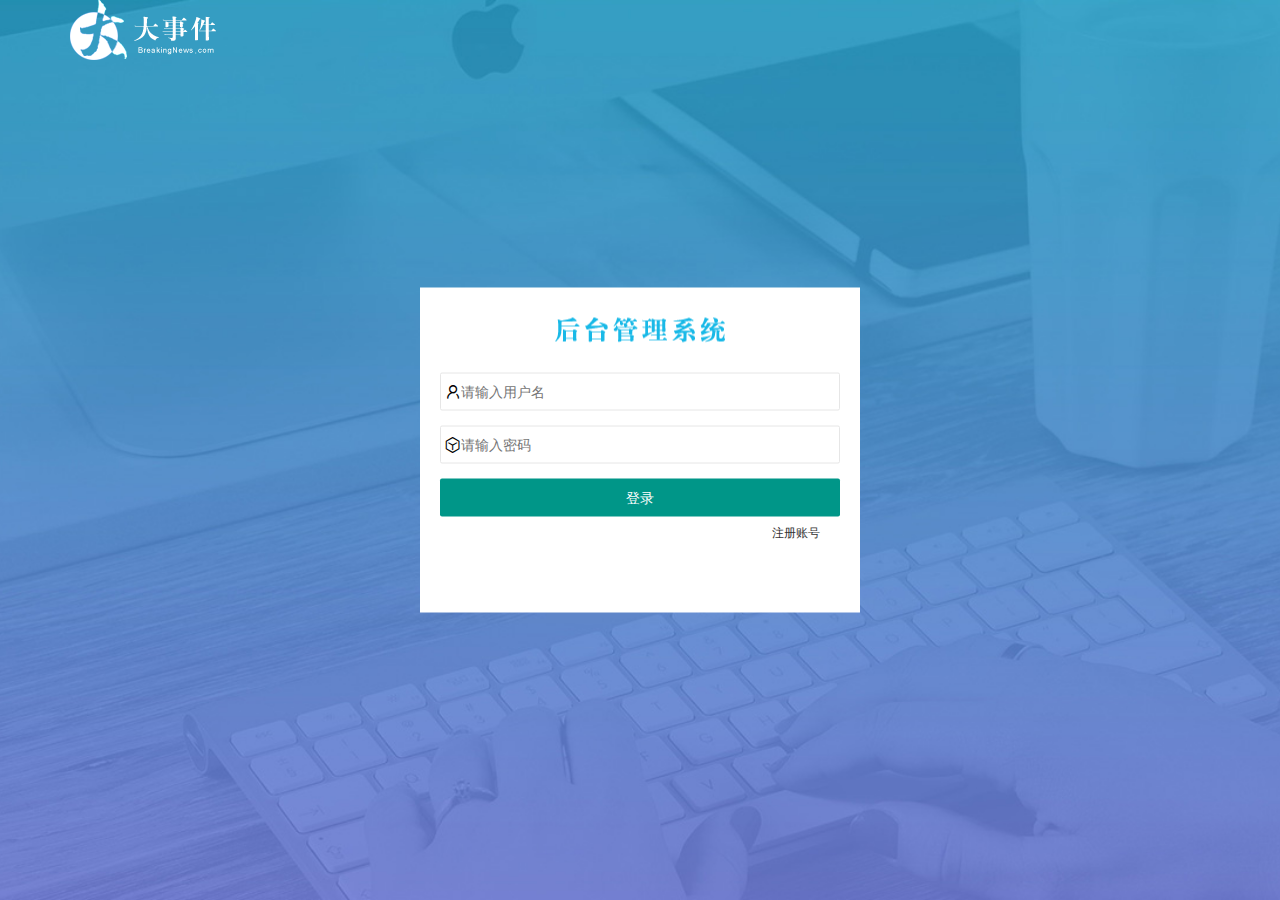
<file: login.html>
<!DOCTYPE html>
<html lang="en">
  <head>
    <meta charset="UTF-8" />
    <meta http-equiv="X-UA-Compatible" content="IE=edge" />
    <meta name="viewport" content="width=device-width, initial-scale=1.0" />
    <title>Document</title>
    <link rel="stylesheet" href="./assets/lib/layui/css/layui.css" />
    <link rel="stylesheet" href="./assets/css/login.css" /> 
  </head>
  <body>
    <!-- 头部的 Logo 区域 -->
    <div class="layui-main">
      <img src="/assets/images/logo.png" alt="" />
    </div>

   
      <!-- 登录区域 -->
  <form class="layui-form" action="" id="denglu">
    <div class="loginAndRegBox">
      <div class="title-box"></div>
      <!-- 登录的用户名 -->
      <div class="itlayui-form-em ">
        <i class="layui-icon layui-icon-username"></i>    
            <input type="text" name="username" required  lay-verify="required" placeholder="请输入用户名" autocomplete="off" class="layui-input">
        </div>
         <!-- 登录的密码-->
        <div class="layui-form-item">
          <i class="layui-icon  layui-icon-component"></i>   
            <input type="password" name="password" required  lay-verify="required|pwd" placeholder="请输入密码" autocomplete="off" class="layui-input ">
        </div>
       <!-- 登录的按钮-->
      <div class="login-bot">
        <button class="layui-btn layui-btn-fluid " lay-submit lay-filter="formDemo" id="denglu-btu">登录</button>
         <!-- 注册的链接-->
      <div id="zhuce-a"><a href="javascript:;" class="lianjie" >注册账号</a></div>
      </div>
    </div>
  </form>
  <!--注册-->
  <form class="layui-form" action="" id="zhuce">
    <div class="loginAndRegBox">
      <div class="title-box"></div>
      <!-- 注册的用户名 -->
      <div class="itlayui-form-em ">
        <i class="layui-icon layui-icon-username"></i>    
            <input type="text" name="username" required  lay-verify="required" placeholder="请输入用户名" autocomplete="off" class="layui-input">
        </div>
        <!--注册的密码-->
        <div class="layui-form-item">
          <i class="layui-icon  layui-icon-component"></i>   
            <input type="password" name="password" required  lay-verify="required|pwd" placeholder="请输入密码" autocomplete="off" class="layui-input ">
        </div>
         <!--注册的再次密码-->
        <div class="layui-form-item repassword">
          <i class="layui-icon  layui-icon-component"></i>   
          <input type="password" name="repassword" required  lay-verify="required|pwd|repwd" placeholder="请再次输入密码" autocomplete="off" class="layui-input ">
      </div>
      <!-- 注册的按钮 -->
      <div class="login-bot">
        <button class="layui-btn layui-btn-fluid " lay-submit lay-filter="formDemo" id="zhuce-btu">立即注册</button>
        <!-- 登录的链接-->
      <div id="denglu-a"><a href="javascript:;" class="lianjie" >立即登录</a></div>
      </div>
    </div>
  </form>
    
  
  </body>
  <script src="./assets/lib/jquery.js"></script>
  <script src="./assets/lib/layui/layui.all.js"></script>
  <script src="./assets/js/baseAPI.js"></script>
  <script src="./assets/js/login.js"></script>
</html>
</file>
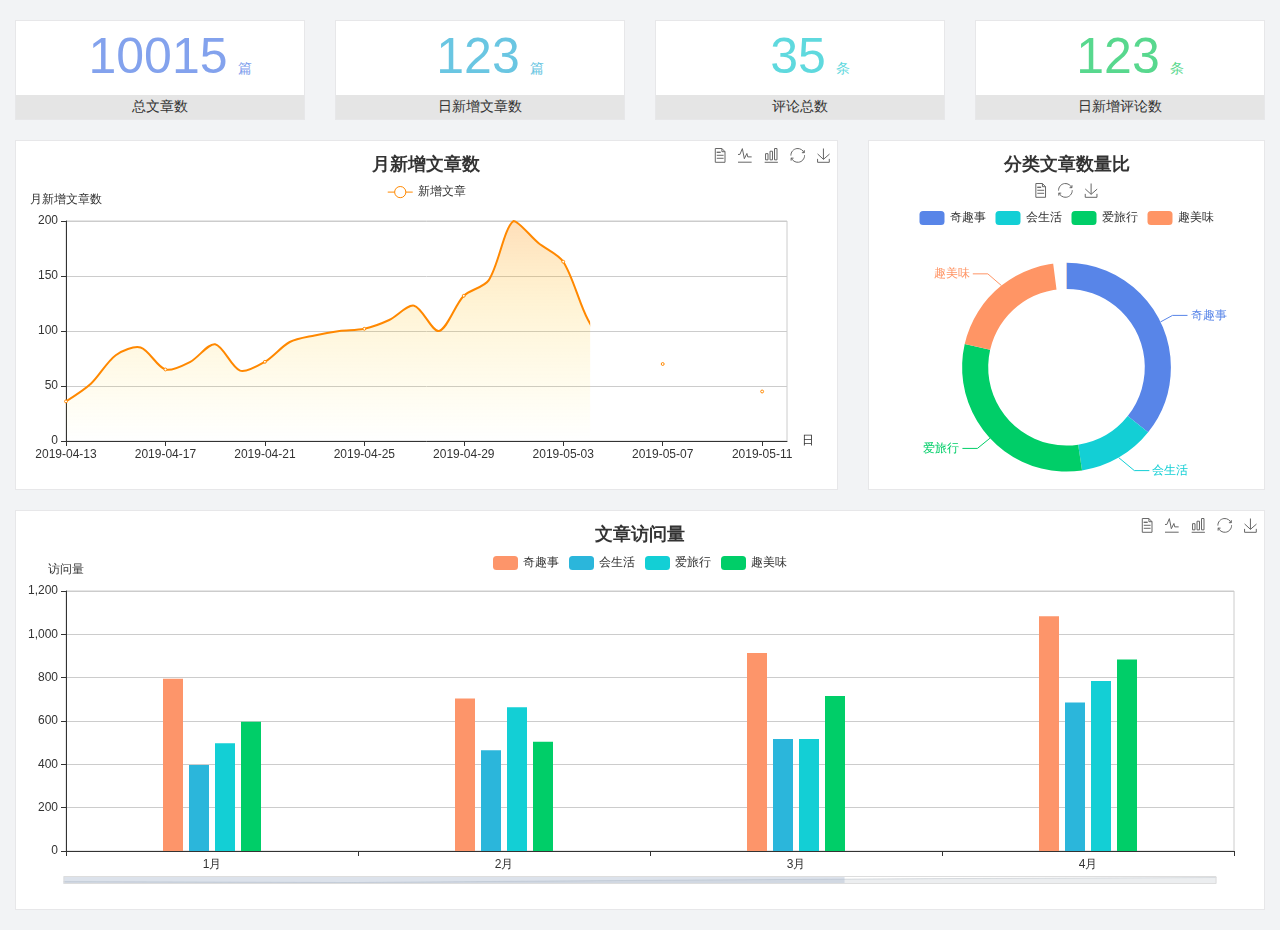
<file: home/dashboard.html>
<!DOCTYPE html>
<html lang="en">

<head>
  <meta charset="UTF-8">
  <meta name="viewport" content="width=device-width, initial-scale=1.0">
  <meta http-equiv="X-UA-Compatible" content="ie=edge">
  <title>图表统计</title>
  <link rel="stylesheet" href="../../assets/lib/bootstrap.css" />
  <link rel="stylesheet" href="../../assets/lib/main.css" />
  <script src="../../assets/lib/jquery.js"></script>
  <script type="text/javascript" src="../../assets/lib/echarts.min.js"></script>
</head>

<body>
  <div class="container-fluid">
    <div class="row spannel_list">
      <div class="col-sm-3 col-xs-6">
        <div class="spannel">
          <em>10015</em><span>篇</span>
          <b>总文章数</b>
        </div>
      </div>
      <div class="col-sm-3 col-xs-6">
        <div class="spannel scolor01">
          <em>123</em><span>篇</span>
          <b>日新增文章数</b>
        </div>
      </div>
      <div class="col-sm-3 col-xs-6">
        <div class="spannel scolor02">
          <em>35</em><span>条</span>
          <b>评论总数</b>
        </div>
      </div>
      <div class="col-sm-3 col-xs-6">
        <div class="spannel scolor03">
          <em>123</em><span>条</span>
          <b>日新增评论数</b>
        </div>
      </div>
    </div>
  </div>

  <div class="container-fluid">
    <div class="row curve-pie">
      <div class="col-lg-8 col-md-8">
        <div class="gragh_pannel" id="curve_show"></div>
      </div>
      <div class="col-lg-4 col-md-4">
        <div class="gragh_pannel" id="pie_show"></div>
      </div>
    </div>
  </div>

  <div class="container-fluid">
    <div class="column_pannel" id="column_show"></div>
  </div>

  <script>
    var oChart = echarts.init(document.getElementById('curve_show'));
    var aList_all = [
      { 'count': 36, 'date': '2019-04-13' },
      { 'count': 52, 'date': '2019-04-14' },
      { 'count': 78, 'date': '2019-04-15' },
      { 'count': 85, 'date': '2019-04-16' },
      { 'count': 65, 'date': '2019-04-17' },
      { 'count': 72, 'date': '2019-04-18' },
      { 'count': 88, 'date': '2019-04-19' },
      { 'count': 64, 'date': '2019-04-20' },
      { 'count': 72, 'date': '2019-04-21' },
      { 'count': 90, 'date': '2019-04-22' },
      { 'count': 96, 'date': '2019-04-23' },
      { 'count': 100, 'date': '2019-04-24' },
      { 'count': 102, 'date': '2019-04-25' },
      { 'count': 110, 'date': '2019-04-26' },
      { 'count': 123, 'date': '2019-04-27' },
      { 'count': 100, 'date': '2019-04-28' },
      { 'count': 132, 'date': '2019-04-29' },
      { 'count': 146, 'date': '2019-04-30' },
      { 'count': 200, 'date': '2019-05-01' },
      { 'count': 180, 'date': '2019-05-02' },
      { 'count': 163, 'date': '2019-05-03' },
      { 'count': 110, 'date': '2019-05-04' },
      { 'count': 80, 'date': '2019-05-05' },
      { 'count': 82, 'date': '2019-05-06' },
      { 'count': 70, 'date': '2019-05-07' },
      { 'count': 65, 'date': '2019-05-08' },
      { 'count': 54, 'date': '2019-05-09' },
      { 'count': 40, 'date': '2019-05-10' },
      { 'count': 45, 'date': '2019-05-11' },
      { 'count': 38, 'date': '2019-05-12' },
    ];

    let aCount = [];
    let aDate = [];

    for (var i = 0; i < aList_all.length; i++) {
      aCount.push(aList_all[i].count);
      aDate.push(aList_all[i].date);
    }

    var chartopt = {
      title: {
        text: '月新增文章数',
        left: 'center',
        top: '10'
      },
      tooltip: {
        trigger: 'axis'
      },
      legend: {
        data: ['新增文章'],
        top: '40'
      },
      toolbox: {
        show: true,
        feature: {
          mark: { show: true },
          dataView: { show: true, readOnly: false },
          magicType: { show: true, type: ['line', 'bar'] },
          restore: { show: true },
          saveAsImage: { show: true }
        }
      },
      calculable: true,
      xAxis: [
        {
          name: '日',
          type: 'category',
          boundaryGap: false,
          data: aDate
        }
      ],
      yAxis: [
        {
          name: '月新增文章数',
          type: 'value'
        }
      ],
      series: [
        {
          name: '新增文章',
          type: 'line',
          smooth: true,
          itemStyle: { normal: { areaStyle: { type: 'default' }, color: '#f80' }, lineStyle: { color: '#f80' } },
          data: aCount
        }],
      areaStyle: {
        normal: {
          color: new echarts.graphic.LinearGradient(0, 0, 0, 1, [{
            offset: 0,
            color: 'rgba(255,136,0,0.39)'
          }, {
            offset: .34,
            color: 'rgba(255,180,0,0.25)'
          }, {
            offset: 1,
            color: 'rgba(255,222,0,0.00)'
          }])

        }
      },
      grid: {
        show: true,
        x: 50,
        x2: 50,
        y: 80,
        height: 220
      }
    };

    oChart.setOption(chartopt);


    var oPie = echarts.init(document.getElementById('pie_show'));
    var oPieopt =
    {
      title: {
        top: 10,
        text: '分类文章数量比',
        x: 'center'
      },
      tooltip: {
        trigger: 'item',
        formatter: "{a} <br/>{b} : {c} ({d}%)"
      },
      color: ['#5885e8', '#13cfd5', '#00ce68', '#ff9565'],
      legend: {
        x: 'center',
        top: 65,
        data: ['奇趣事', '会生活', '爱旅行', '趣美味']
      },
      toolbox: {
        show: true,
        x: 'center',
        top: 35,
        feature: {
          mark: { show: true },
          dataView: { show: true, readOnly: false },
          magicType: {
            show: true,
            type: ['pie', 'funnel'],
            option: {
              funnel: {
                x: '25%',
                width: '50%',
                funnelAlign: 'left',
                max: 1548
              }
            }
          },
          restore: { show: true },
          saveAsImage: { show: true }
        }
      },
      calculable: true,
      series: [
        {
          name: '访问来源',
          type: 'pie',
          radius: ['45%', '60%'],
          center: ['50%', '65%'],
          data: [
            { value: 300, name: '奇趣事' },
            { value: 100, name: '会生活' },
            { value: 260, name: '爱旅行' },
            { value: 180, name: '趣美味' }
          ]
        }
      ]
    };
    oPie.setOption(oPieopt);



    var oColumn = this.echarts.init(document.getElementById('column_show'));
    var oColumnopt =
    {
      title: {
        text: '文章访问量',
        left: 'center',
        top: '10'
      },
      tooltip: {
        trigger: 'axis'
      },
      legend: {
        data: ['奇趣事', '会生活', '爱旅行', '趣美味'],
        top: '40'
      },
      toolbox: {
        show: true,
        feature: {
          mark: { show: true },
          dataView: { show: true, readOnly: false },
          magicType: { show: true, type: ['line', 'bar'] },
          restore: { show: true },
          saveAsImage: { show: true }
        }
      },
      calculable: true,
      xAxis: [
        {
          type: 'category',
          data: ['1月', '2月', '3月', '4月', '5月']
        }
      ],
      yAxis: [
        {
          name: '访问量',
          type: 'value'
        }
      ],
      series: [
        {
          name: '奇趣事',
          type: 'bar',
          barWidth: 20,
          itemStyle: {
            normal: { areaStyle: { type: 'default' }, color: '#fd956a' }
          },
          data: [800, 708, 920, 1090, 1200]
        },
        {
          name: '会生活',
          type: 'bar',
          barWidth: 20,
          itemStyle: {
            normal: { areaStyle: { type: 'default' }, color: '#2bb6db' }
          },
          data: [400, 468, 520, 690, 800]
        },
        {
          name: '爱旅行',
          type: 'bar',
          barWidth: 20,
          itemStyle: {
            normal: { areaStyle: { type: 'default' }, color: '#13cfd5' }
          },
          data: [500, 668, 520, 790, 900]
        },
        {
          name: '趣美味',
          type: 'bar',
          barWidth: 20,
          itemStyle: {
            normal: { areaStyle: { type: 'default' }, color: '#00ce68' }
          },
          data: [600, 508, 720, 890, 1000]
        }
      ],
      grid: {
        show: true,
        x: 50,
        x2: 30,
        y: 80,
        height: 260
      },
      dataZoom: [//给x轴设置滚动条
        {
          start: 0,//默认为0
          end: 100 - 1000 / 31,//默认为100
          type: 'slider',
          show: true,
          xAxisIndex: [0],
          handleSize: 0,//滑动条的 左右2个滑动条的大小
          height: 8,//组件高度
          left: 45, //左边的距离
          right: 50,//右边的距离
          bottom: 26,//右边的距离
          handleColor: '#ddd',//h滑动图标的颜色
          handleStyle: {
            borderColor: "#cacaca",
            borderWidth: "1",
            shadowBlur: 2,
            background: "#ddd",
            shadowColor: "#ddd",
          }
        }]
    };
    oColumn.setOption(oColumnopt);
  </script>
</body>

</html>
</file>
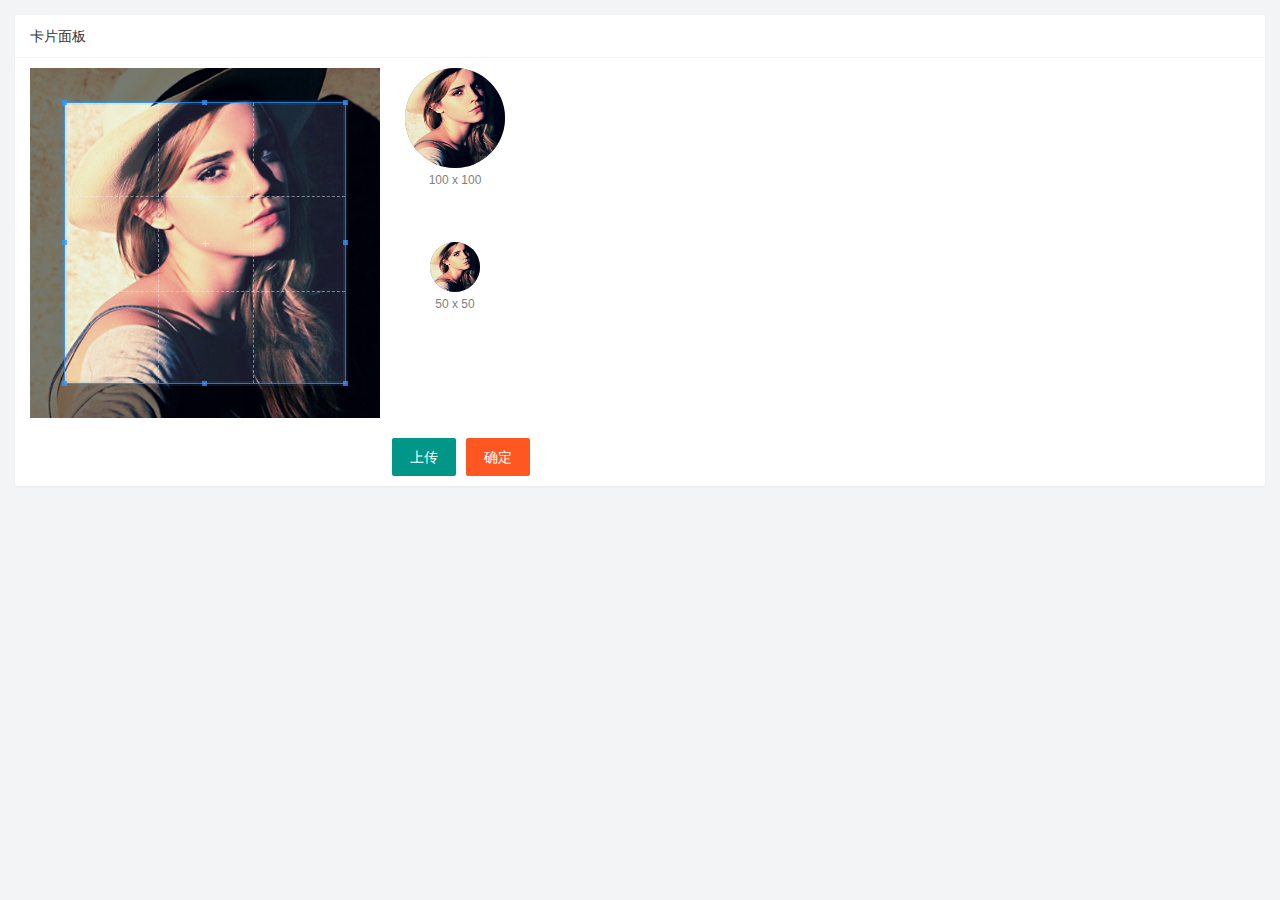
<file: user/user_avatar.html>
<!DOCTYPE html>
<html lang="en">
<head>
    <meta charset="UTF-8">
    <meta http-equiv="X-UA-Compatible" content="IE=edge">
    <meta name="viewport" content="width=device-width, initial-scale=1.0">
    <title>Document</title>
    <link rel="stylesheet" href="/assets/lib/layui/css/layui.css">
    <link rel="stylesheet" href="/assets/lib/cropper/cropper.css">
    <link rel="stylesheet" href="/assets/css/user_css/user_avatar.css">
</head>
<body>
    <div class="layui-card">
        <div class="layui-card-header">卡片面板</div>
        <div class="layui-card-body">
          <!-- 第一行的图片裁剪和预览区域 -->
  <div class="row1">
    <!-- 图片裁剪区域 -->
    <div class="cropper-box">
      <!-- 这个 img 标签很重要，将来会把它初始化为裁剪区域 -->
      <img id="image" src="/assets/images/sample.jpg" />
    </div>
    <!-- 图片的预览区域 -->
    <div class="preview-box">
      <div>
        <!-- 宽高为 100px 的预览区域 -->
        <div class="img-preview w100"></div>
        <p class="size">100 x 100</p>
      </div>
      <div>
        <!-- 宽高为 50px 的预览区域 -->
        <div class="img-preview w50"></div>
        <p class="size">50 x 50</p>
      </div>
    </div>
  </div>

  <!-- 第二行的按钮区域 -->
  <div class="row2">
      <input type="file" id="file" accept="image/png,image/jpeg">
    <button type="button" class="layui-btn" id="userChooseImage">上传</button>
    <button type="button" class="layui-btn layui-btn-danger" id="btuImgSure">确定</button>
  </div>
        </div>
      </div>
</body>
<script src="/assets/lib/layui/layui.all.js"></script>

<script src="/assets/lib/jquery.js"></script>
<script src="/assets/lib/cropper/Cropper.js"></script>
<script src="/assets/lib/cropper/jquery-cropper.js"></script>
<script src="/assets/js/baseAPI.js"></script>
<script src="/assets/js/user_js/user_avatar.js"></script>

</html>
</file>
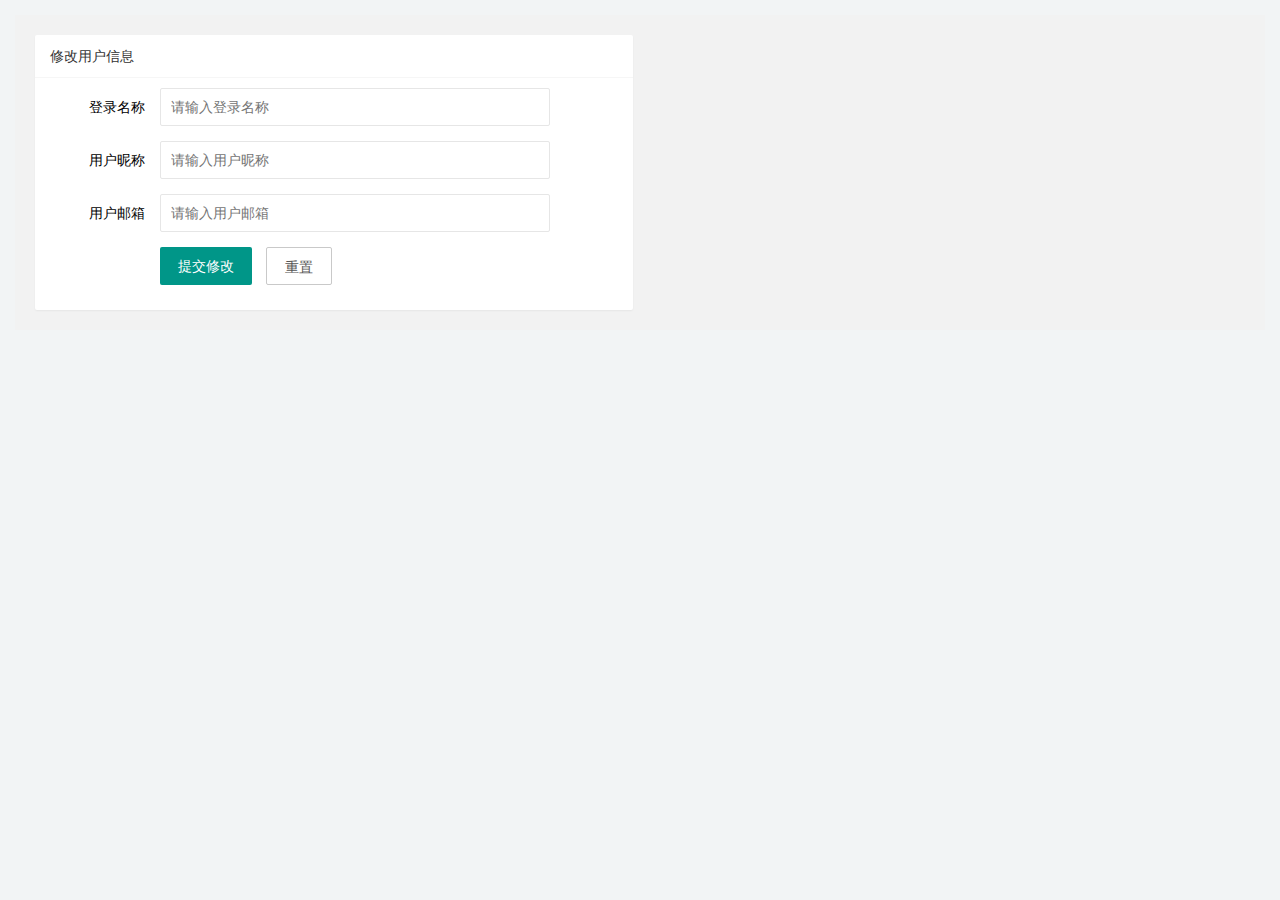
<file: user/user_info.html>
<!DOCTYPE html>
<html lang="en">
<head>
    <meta charset="UTF-8">
    <meta http-equiv="X-UA-Compatible" content="IE=edge">
    <meta name="viewport" content="width=device-width, initial-scale=1.0">
    <title>Document</title>
    <link rel="stylesheet" href="/assets/lib/layui/css/layui.css">
    <link rel="stylesheet" href="/assets/fonts/iconfont.css">
    <link rel="stylesheet" href="/assets/css/user_css/user.css">
</head>
<body>
   <div style="padding: 20px; background-color: #F2F2F2;">
        <div class="layui-row layui-col-space15">
          <div class="layui-col-md6">
            <div class="layui-card">
              <div class="layui-card-header">修改用户信息</div>
              <div class="layui-card-body">
                <!--form数据表单-->
                <form class="layui-form" lay-filter="formUserInfo">
                  <input type="hidden" name="id" value="">
                    <div class="layui-form-item">
                      <label class="layui-form-label">登录名称</label>
                      <div class="layui-input-block">
                        <input type="text" name="username" required  lay-verify="required" placeholder="请输入登录名称" autocomplete="off" class="layui-input">
                      </div>
                    </div>
                    <div class="layui-form-item">
                        <label class="layui-form-label">用户昵称</label>
                        <div class="layui-input-block">
                          <input type="text" name="nickname" required  lay-verify="required|nickname" placeholder="请输入用户昵称" autocomplete="off" class="layui-input">
                        </div>
                      </div>
                      <div class="layui-form-item">
                        <label class="layui-form-label">用户邮箱</label>
                        <div class="layui-input-block">
                          <input type="text" name="email" required  lay-verify="required|email" placeholder="请输入用户邮箱" autocomplete="off" class="layui-input">
                        </div>
                      </div>
                      <!--提交按钮-->
                      <div class="layui-form-item">
                        <div class="layui-input-block">
                          <button class="layui-btn" lay-submit lay-filter="formDemo">提交修改</button>
                          <button type="reset" class="layui-btn layui-btn-primary"
                          id="btuReset">重置</button>
                        </div>
                      </div>
                </form>
              </div>
            </div>
          </div>
    
    <script src="/assets/lib/layui/layui.all.js"></script>
    <script src="/assets/lib/jquery.js"></script>
    <script src="/assets/js/baseAPI.js"></script>
    <script src="/assets/js/user_js/user.js"></script>
</body>
</html>
</file>
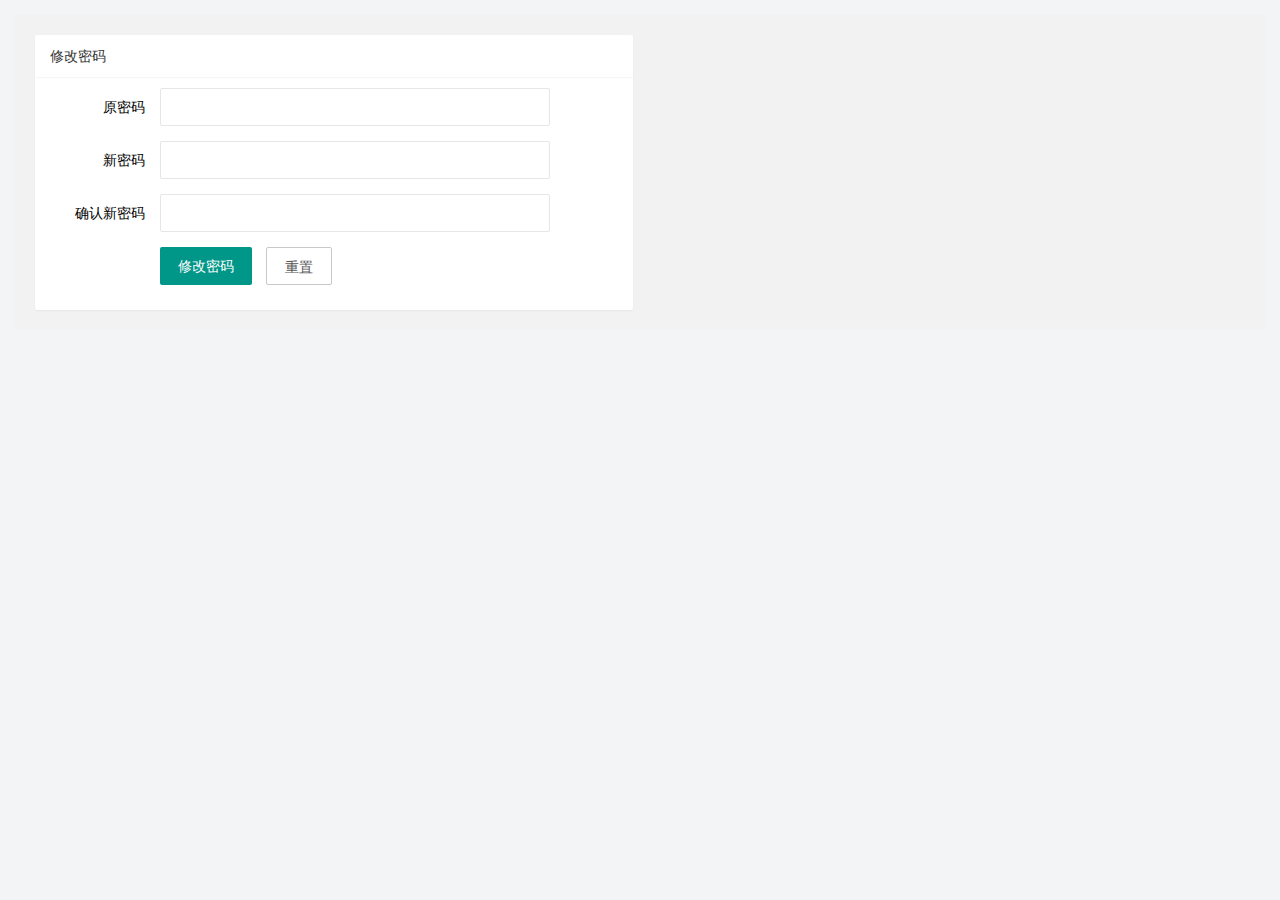
<file: user/user_password.html>
<!DOCTYPE html>
<html lang="en">
<head>
    <meta charset="UTF-8">
    <meta http-equiv="X-UA-Compatible" content="IE=edge">
    <meta name="viewport" content="width=device-width, initial-scale=1.0">
    <title>Document</title>
    <link rel="stylesheet" href="/assets/lib/layui/css/layui.css">
    <link rel="stylesheet" href="/assets/fonts/iconfont.css">
    <link rel="stylesheet" href="/assets/css/user_css/user.css">
</head>
<body>
   <div style="padding: 20px; background-color: #F2F2F2;">
        <div class="layui-row layui-col-space15">
          <div class="layui-col-md6">
            <div class="layui-card">
              <div class="layui-card-header">修改密码</div>
              <div class="layui-card-body">
                <!--form数据表单-->
                <form class="layui-form" lay-filter="formUserInfo">
                  <input type="hidden" name="id" value="">
                    <div class="layui-form-item">
                      <label class="layui-form-label">原密码</label>
                      <div class="layui-input-block">
                        <input type="password" name="oldpwd" required  lay-verify="required|pwd" placeholder="" autocomplete="off" class="layui-input">
                      </div>
                    </div>
                    <div class="layui-form-item">
                        <label class="layui-form-label">新密码</label>
                        <div class="layui-input-block">
                          <input type="password" name="newPwd" required  lay-verify="required|pwd|somePwd" placeholder="" autocomplete="off" class="layui-input">
                        </div>
                      </div>
                      <div class="layui-form-item">
                        <label class="layui-form-label">确认新密码</label>
                        <div class="layui-input-block">
                          <input type="password" name="repwd" required  lay-verify="required|pwd|rePwd" placeholder="" autocomplete="off" class="layui-input">
                        </div>
                      </div>
                      <!--提交按钮-->
                      <div class="layui-form-item">
                        <div class="layui-input-block">
                          <button class="layui-btn" lay-submit lay-filter="formDemo">修改密码</button>
                          <button type="reset" class="layui-btn layui-btn-primary"
                          id="btuReset">重置</button>
                        </div>
                      </div>
                </form>
              </div>
            </div>
          </div>
    
    <script src="/assets/lib/layui/layui.all.js"></script>
    <script src="/assets/lib/jquery.js"></script>
    <script src="/assets/js/baseAPI.js"></script>
    <script src="/assets/js/user_js/user_password.js"></script>
</body>
</html>
</file>
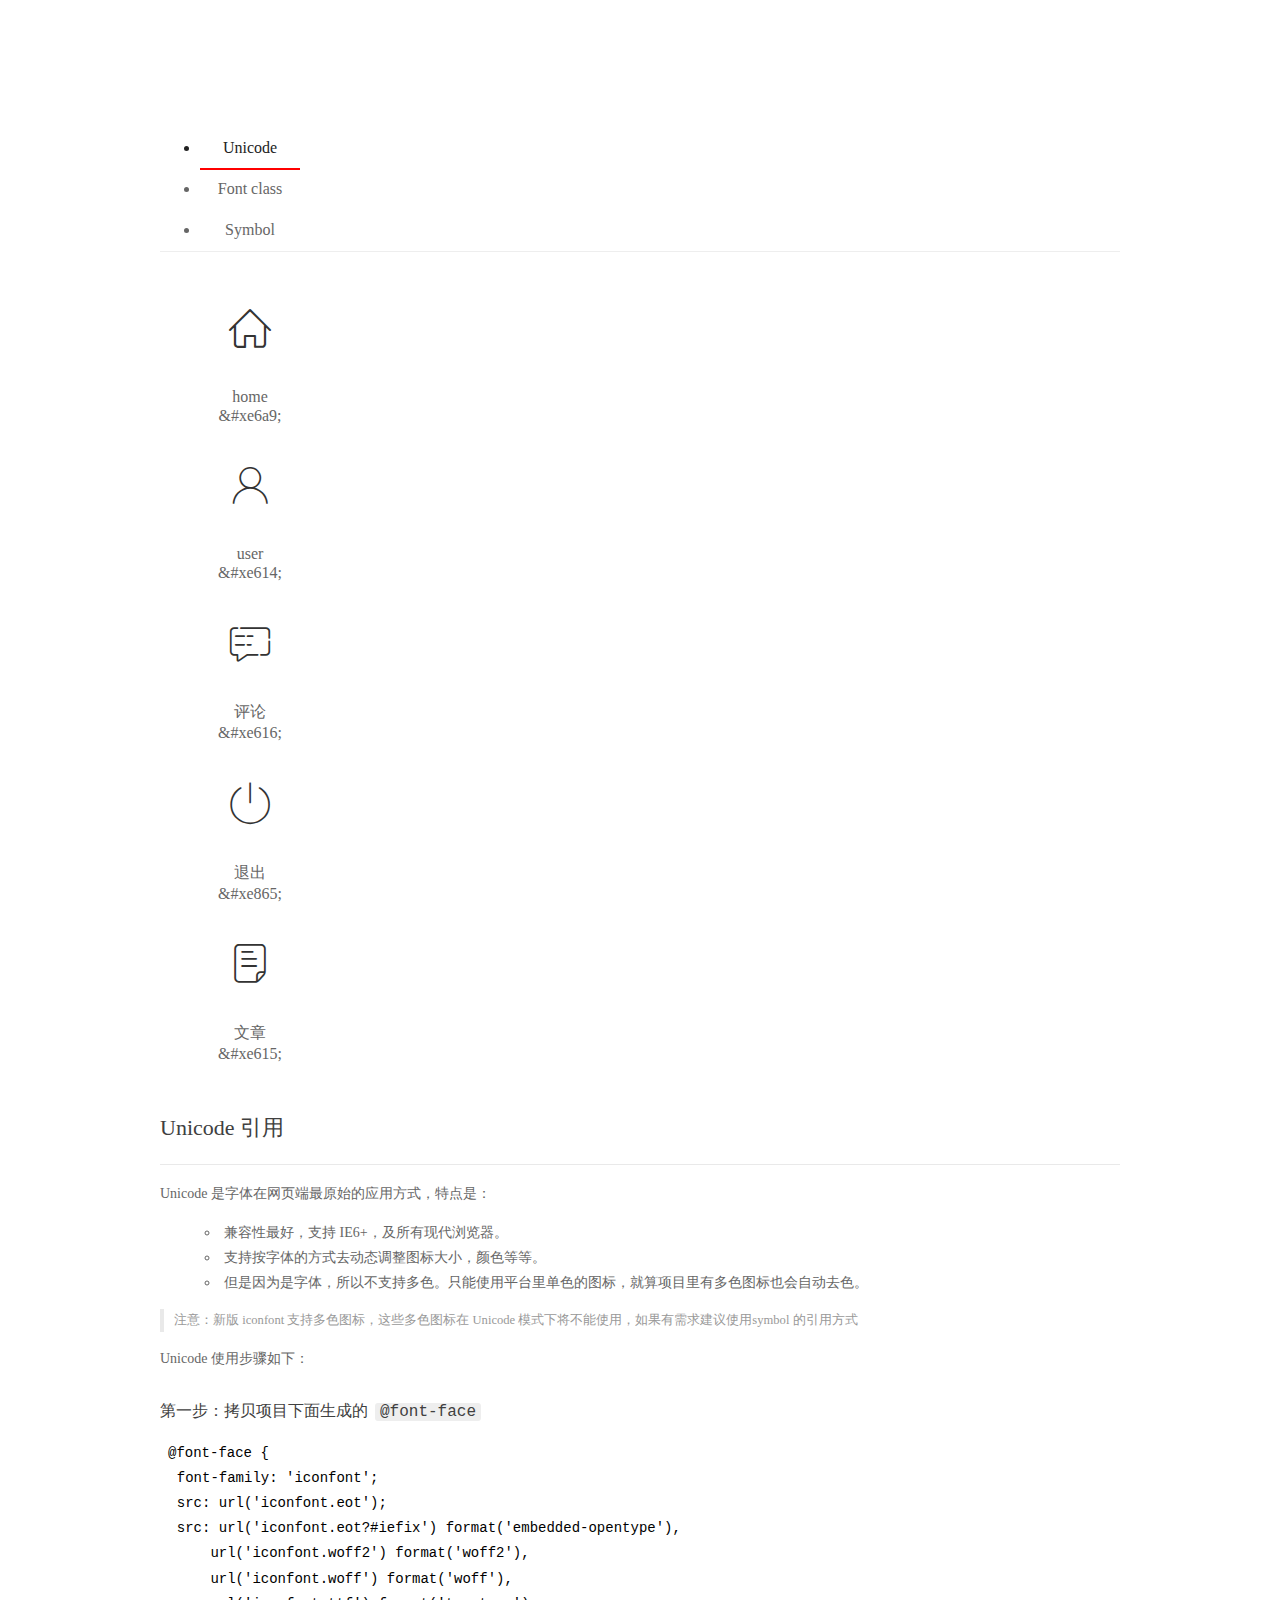
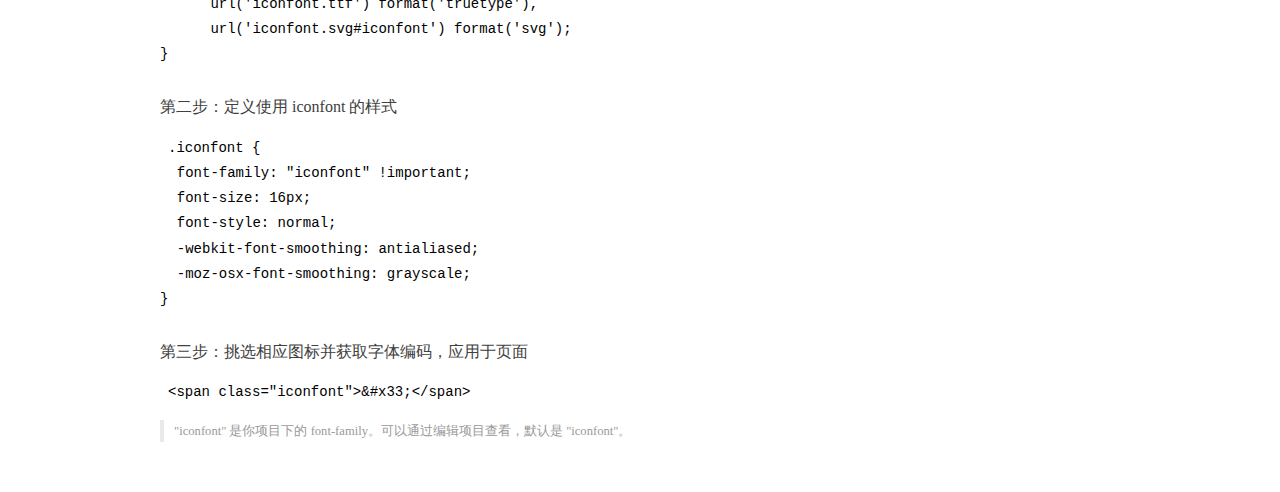
<file: assets/fonts/demo_index.html>
<!DOCTYPE html>
<html>
<head>
  <meta charset="utf-8"/>
  <title>IconFont Demo</title>
  <link rel="shortcut icon" href="https://gtms04.alicdn.com/tps/i4/TB1_oz6GVXXXXaFXpXXJDFnIXXX-64-64.ico" type="image/x-icon"/>
  <link rel="stylesheet" href="https://g.alicdn.com/thx/cube/1.3.2/cube.min.css">
  <link rel="stylesheet" href="demo.css">
  <link rel="stylesheet" href="iconfont.css">
  <script src="iconfont.js"></script>
  <!-- jQuery -->
  <script src="https://a1.alicdn.com/oss/uploads/2018/12/26/7bfddb60-08e8-11e9-9b04-53e73bb6408b.js"></script>
  <!-- 代码高亮 -->
  <script src="https://a1.alicdn.com/oss/uploads/2018/12/26/a3f714d0-08e6-11e9-8a15-ebf944d7534c.js"></script>
</head>
<body>
  <div class="main">
    <h1 class="logo"><a href="https://www.iconfont.cn/" title="iconfont 首页" target="_blank">&#xe86b;</a></h1>
    <div class="nav-tabs">
      <ul id="tabs" class="dib-box">
        <li class="dib active"><span>Unicode</span></li>
        <li class="dib"><span>Font class</span></li>
        <li class="dib"><span>Symbol</span></li>
      </ul>
      
    </div>
    <div class="tab-container">
      <div class="content unicode" style="display: block;">
          <ul class="icon_lists dib-box">
          
            <li class="dib">
              <span class="icon iconfont">&#xe6a9;</span>
                <div class="name">home</div>
                <div class="code-name">&amp;#xe6a9;</div>
              </li>
          
            <li class="dib">
              <span class="icon iconfont">&#xe614;</span>
                <div class="name">user</div>
                <div class="code-name">&amp;#xe614;</div>
              </li>
          
            <li class="dib">
              <span class="icon iconfont">&#xe616;</span>
                <div class="name">评论</div>
                <div class="code-name">&amp;#xe616;</div>
              </li>
          
            <li class="dib">
              <span class="icon iconfont">&#xe865;</span>
                <div class="name">退出</div>
                <div class="code-name">&amp;#xe865;</div>
              </li>
          
            <li class="dib">
              <span class="icon iconfont">&#xe615;</span>
                <div class="name">文章</div>
                <div class="code-name">&amp;#xe615;</div>
              </li>
          
          </ul>
          <div class="article markdown">
          <h2 id="unicode-">Unicode 引用</h2>
          <hr>

          <p>Unicode 是字体在网页端最原始的应用方式，特点是：</p>
          <ul>
            <li>兼容性最好，支持 IE6+，及所有现代浏览器。</li>
            <li>支持按字体的方式去动态调整图标大小，颜色等等。</li>
            <li>但是因为是字体，所以不支持多色。只能使用平台里单色的图标，就算项目里有多色图标也会自动去色。</li>
          </ul>
          <blockquote>
            <p>注意：新版 iconfont 支持多色图标，这些多色图标在 Unicode 模式下将不能使用，如果有需求建议使用symbol 的引用方式</p>
          </blockquote>
          <p>Unicode 使用步骤如下：</p>
          <h3 id="-font-face">第一步：拷贝项目下面生成的 <code>@font-face</code></h3>
<pre><code class="language-css"
>@font-face {
  font-family: 'iconfont';
  src: url('iconfont.eot');
  src: url('iconfont.eot?#iefix') format('embedded-opentype'),
      url('iconfont.woff2') format('woff2'),
      url('iconfont.woff') format('woff'),
      url('iconfont.ttf') format('truetype'),
      url('iconfont.svg#iconfont') format('svg');
}
</code></pre>
          <h3 id="-iconfont-">第二步：定义使用 iconfont 的样式</h3>
<pre><code class="language-css"
>.iconfont {
  font-family: "iconfont" !important;
  font-size: 16px;
  font-style: normal;
  -webkit-font-smoothing: antialiased;
  -moz-osx-font-smoothing: grayscale;
}
</code></pre>
          <h3 id="-">第三步：挑选相应图标并获取字体编码，应用于页面</h3>
<pre>
<code class="language-html"
>&lt;span class="iconfont"&gt;&amp;#x33;&lt;/span&gt;
</code></pre>
          <blockquote>
            <p>"iconfont" 是你项目下的 font-family。可以通过编辑项目查看，默认是 "iconfont"。</p>
          </blockquote>
          </div>
      </div>
      <div class="content font-class">
        <ul class="icon_lists dib-box">
          
          <li class="dib">
            <span class="icon iconfont icon-home"></span>
            <div class="name">
              home
            </div>
            <div class="code-name">.icon-home
            </div>
          </li>
          
          <li class="dib">
            <span class="icon iconfont icon-user"></span>
            <div class="name">
              user
            </div>
            <div class="code-name">.icon-user
            </div>
          </li>
          
          <li class="dib">
            <span class="icon iconfont icon-pinglun"></span>
            <div class="name">
              评论
            </div>
            <div class="code-name">.icon-pinglun
            </div>
          </li>
          
          <li class="dib">
            <span class="icon iconfont icon-tuichu"></span>
            <div class="name">
              退出
            </div>
            <div class="code-name">.icon-tuichu
            </div>
          </li>
          
          <li class="dib">
            <span class="icon iconfont icon-16"></span>
            <div class="name">
              文章
            </div>
            <div class="code-name">.icon-16
            </div>
          </li>
          
        </ul>
        <div class="article markdown">
        <h2 id="font-class-">font-class 引用</h2>
        <hr>

        <p>font-class 是 Unicode 使用方式的一种变种，主要是解决 Unicode 书写不直观，语意不明确的问题。</p>
        <p>与 Unicode 使用方式相比，具有如下特点：</p>
        <ul>
          <li>兼容性良好，支持 IE8+，及所有现代浏览器。</li>
          <li>相比于 Unicode 语意明确，书写更直观。可以很容易分辨这个 icon 是什么。</li>
          <li>因为使用 class 来定义图标，所以当要替换图标时，只需要修改 class 里面的 Unicode 引用。</li>
          <li>不过因为本质上还是使用的字体，所以多色图标还是不支持的。</li>
        </ul>
        <p>使用步骤如下：</p>
        <h3 id="-fontclass-">第一步：引入项目下面生成的 fontclass 代码：</h3>
<pre><code class="language-html">&lt;link rel="stylesheet" href="./iconfont.css"&gt;
</code></pre>
        <h3 id="-">第二步：挑选相应图标并获取类名，应用于页面：</h3>
<pre><code class="language-html">&lt;span class="iconfont icon-xxx"&gt;&lt;/span&gt;
</code></pre>
        <blockquote>
          <p>"
            iconfont" 是你项目下的 font-family。可以通过编辑项目查看，默认是 "iconfont"。</p>
        </blockquote>
      </div>
      </div>
      <div class="content symbol">
          <ul class="icon_lists dib-box">
          
            <li class="dib">
                <svg class="icon svg-icon" aria-hidden="true">
                  <use xlink:href="#icon-home"></use>
                </svg>
                <div class="name">home</div>
                <div class="code-name">#icon-home</div>
            </li>
          
            <li class="dib">
                <svg class="icon svg-icon" aria-hidden="true">
                  <use xlink:href="#icon-user"></use>
                </svg>
                <div class="name">user</div>
                <div class="code-name">#icon-user</div>
            </li>
          
            <li class="dib">
                <svg class="icon svg-icon" aria-hidden="true">
                  <use xlink:href="#icon-pinglun"></use>
                </svg>
                <div class="name">评论</div>
                <div class="code-name">#icon-pinglun</div>
            </li>
          
            <li class="dib">
                <svg class="icon svg-icon" aria-hidden="true">
                  <use xlink:href="#icon-tuichu"></use>
                </svg>
                <div class="name">退出</div>
                <div class="code-name">#icon-tuichu</div>
            </li>
          
            <li class="dib">
                <svg class="icon svg-icon" aria-hidden="true">
                  <use xlink:href="#icon-16"></use>
                </svg>
                <div class="name">文章</div>
                <div class="code-name">#icon-16</div>
            </li>
          
          </ul>
          <div class="article markdown">
          <h2 id="symbol-">Symbol 引用</h2>
          <hr>

          <p>这是一种全新的使用方式，应该说这才是未来的主流，也是平台目前推荐的用法。相关介绍可以参考这篇<a href="">文章</a>
            这种用法其实是做了一个 SVG 的集合，与另外两种相比具有如下特点：</p>
          <ul>
            <li>支持多色图标了，不再受单色限制。</li>
            <li>通过一些技巧，支持像字体那样，通过 <code>font-size</code>, <code>color</code> 来调整样式。</li>
            <li>兼容性较差，支持 IE9+，及现代浏览器。</li>
            <li>浏览器渲染 SVG 的性能一般，还不如 png。</li>
          </ul>
          <p>使用步骤如下：</p>
          <h3 id="-symbol-">第一步：引入项目下面生成的 symbol 代码：</h3>
<pre><code class="language-html">&lt;script src="./iconfont.js"&gt;&lt;/script&gt;
</code></pre>
          <h3 id="-css-">第二步：加入通用 CSS 代码（引入一次就行）：</h3>
<pre><code class="language-html">&lt;style&gt;
.icon {
  width: 1em;
  height: 1em;
  vertical-align: -0.15em;
  fill: currentColor;
  overflow: hidden;
}
&lt;/style&gt;
</code></pre>
          <h3 id="-">第三步：挑选相应图标并获取类名，应用于页面：</h3>
<pre><code class="language-html">&lt;svg class="icon" aria-hidden="true"&gt;
  &lt;use xlink:href="#icon-xxx"&gt;&lt;/use&gt;
&lt;/svg&gt;
</code></pre>
          </div>
      </div>

    </div>
  </div>
  <script>
  $(document).ready(function () {
      $('.tab-container .content:first').show()

      $('#tabs li').click(function (e) {
        var tabContent = $('.tab-container .content')
        var index = $(this).index()

        if ($(this).hasClass('active')) {
          return
        } else {
          $('#tabs li').removeClass('active')
          $(this).addClass('active')

          tabContent.hide().eq(index).fadeIn()
        }
      })
    })
  </script>
</body>
</html>
</file>
<file: assets/lib/layui/css/layui.css>
/** layui-v2.5.5 MIT License By https://www.layui.com */
 .layui-inline,img{display:inline-block;vertical-align:middle}h1,h2,h3,h4,h5,h6{font-weight:400}.layui-edge,.layui-header,.layui-inline,.layui-main{position:relative}.layui-body,.layui-edge,.layui-elip{overflow:hidden}.layui-btn,.layui-edge,.layui-inline,img{vertical-align:middle}.layui-btn,.layui-disabled,.layui-icon,.layui-unselect{-moz-user-select:none;-webkit-user-select:none;-ms-user-select:none}.layui-elip,.layui-form-checkbox span,.layui-form-pane .layui-form-label{text-overflow:ellipsis;white-space:nowrap}.layui-breadcrumb,.layui-tree-btnGroup{visibility:hidden}blockquote,body,button,dd,div,dl,dt,form,h1,h2,h3,h4,h5,h6,input,li,ol,p,pre,td,textarea,th,ul{margin:0;padding:0;-webkit-tap-highlight-color:rgba(0,0,0,0)}a:active,a:hover{outline:0}img{border:none}li{list-style:none}table{border-collapse:collapse;border-spacing:0}h4,h5,h6{font-size:100%}button,input,optgroup,option,select,textarea{font-family:inherit;font-size:inherit;font-style:inherit;font-weight:inherit;outline:0}pre{white-space:pre-wrap;white-space:-moz-pre-wrap;white-space:-pre-wrap;white-space:-o-pre-wrap;word-wrap:break-word}body{line-height:24px;font:14px Helvetica Neue,Helvetica,PingFang SC,Tahoma,Arial,sans-serif}hr{height:1px;margin:10px 0;border:0;clear:both}a{color:#333;text-decoration:none}a:hover{color:#777}a cite{font-style:normal;*cursor:pointer}.layui-border-box,.layui-border-box *{box-sizing:border-box}.layui-box,.layui-box *{box-sizing:content-box}.layui-clear{clear:both;*zoom:1}.layui-clear:after{content:'\20';clear:both;*zoom:1;display:block;height:0}.layui-inline{*display:inline;*zoom:1}.layui-edge{display:inline-block;width:0;height:0;border-width:6px;border-style:dashed;border-color:transparent}.layui-edge-top{top:-4px;border-bottom-color:#999;border-bottom-style:solid}.layui-edge-right{border-left-color:#999;border-left-style:solid}.layui-edge-bottom{top:2px;border-top-color:#999;border-top-style:solid}.layui-edge-left{border-right-color:#999;border-right-style:solid}.layui-disabled,.layui-disabled:hover{color:#d2d2d2!important;cursor:not-allowed!important}.layui-circle{border-radius:100%}.layui-show{display:block!important}.layui-hide{display:none!important}@font-face{font-family:layui-icon;src:url(../font/iconfont.eot?v=250);src:url(../font/iconfont.eot?v=250#iefix) format('embedded-opentype'),url(../font/iconfont.woff2?v=250) format('woff2'),url(../font/iconfont.woff?v=250) format('woff'),url(../font/iconfont.ttf?v=250) format('truetype'),url(../font/iconfont.svg?v=250#layui-icon) format('svg')}.layui-icon{font-family:layui-icon!important;font-size:16px;font-style:normal;-webkit-font-smoothing:antialiased;-moz-osx-font-smoothing:grayscale}.layui-icon-reply-fill:before{content:"\e611"}.layui-icon-set-fill:before{content:"\e614"}.layui-icon-menu-fill:before{content:"\e60f"}.layui-icon-search:before{content:"\e615"}.layui-icon-share:before{content:"\e641"}.layui-icon-set-sm:before{content:"\e620"}.layui-icon-engine:before{content:"\e628"}.layui-icon-close:before{content:"\1006"}.layui-icon-close-fill:before{content:"\1007"}.layui-icon-chart-screen:before{content:"\e629"}.layui-icon-star:before{content:"\e600"}.layui-icon-circle-dot:before{content:"\e617"}.layui-icon-chat:before{content:"\e606"}.layui-icon-release:before{content:"\e609"}.layui-icon-list:before{content:"\e60a"}.layui-icon-chart:before{content:"\e62c"}.layui-icon-ok-circle:before{content:"\1005"}.layui-icon-layim-theme:before{content:"\e61b"}.layui-icon-table:before{content:"\e62d"}.layui-icon-right:before{content:"\e602"}.layui-icon-left:before{content:"\e603"}.layui-icon-cart-simple:before{content:"\e698"}.layui-icon-face-cry:before{content:"\e69c"}.layui-icon-face-smile:before{content:"\e6af"}.layui-icon-survey:before{content:"\e6b2"}.layui-icon-tree:before{content:"\e62e"}.layui-icon-upload-circle:before{content:"\e62f"}.layui-icon-add-circle:before{content:"\e61f"}.layui-icon-download-circle:before{content:"\e601"}.layui-icon-templeate-1:before{content:"\e630"}.layui-icon-util:before{content:"\e631"}.layui-icon-face-surprised:before{content:"\e664"}.layui-icon-edit:before{content:"\e642"}.layui-icon-speaker:before{content:"\e645"}.layui-icon-down:before{content:"\e61a"}.layui-icon-file:before{content:"\e621"}.layui-icon-layouts:before{content:"\e632"}.layui-icon-rate-half:before{content:"\e6c9"}.layui-icon-add-circle-fine:before{content:"\e608"}.layui-icon-prev-circle:before{content:"\e633"}.layui-icon-read:before{content:"\e705"}.layui-icon-404:before{content:"\e61c"}.layui-icon-carousel:before{content:"\e634"}.layui-icon-help:before{content:"\e607"}.layui-icon-code-circle:before{content:"\e635"}.layui-icon-water:before{content:"\e636"}.layui-icon-username:before{content:"\e66f"}.layui-icon-find-fill:before{content:"\e670"}.layui-icon-about:before{content:"\e60b"}.layui-icon-location:before{content:"\e715"}.layui-icon-up:before{content:"\e619"}.layui-icon-pause:before{content:"\e651"}.layui-icon-date:before{content:"\e637"}.layui-icon-layim-uploadfile:before{content:"\e61d"}.layui-icon-delete:before{content:"\e640"}.layui-icon-play:before{content:"\e652"}.layui-icon-top:before{content:"\e604"}.layui-icon-friends:before{content:"\e612"}.layui-icon-refresh-3:before{content:"\e9aa"}.layui-icon-ok:before{content:"\e605"}.layui-icon-layer:before{content:"\e638"}.layui-icon-face-smile-fine:before{content:"\e60c"}.layui-icon-dollar:before{content:"\e659"}.layui-icon-group:before{content:"\e613"}.layui-icon-layim-download:before{content:"\e61e"}.layui-icon-picture-fine:before{content:"\e60d"}.layui-icon-link:before{content:"\e64c"}.layui-icon-diamond:before{content:"\e735"}.layui-icon-log:before{content:"\e60e"}.layui-icon-rate-solid:before{content:"\e67a"}.layui-icon-fonts-del:before{content:"\e64f"}.layui-icon-unlink:before{content:"\e64d"}.layui-icon-fonts-clear:before{content:"\e639"}.layui-icon-triangle-r:before{content:"\e623"}.layui-icon-circle:before{content:"\e63f"}.layui-icon-radio:before{content:"\e643"}.layui-icon-align-center:before{content:"\e647"}.layui-icon-align-right:before{content:"\e648"}.layui-icon-align-left:before{content:"\e649"}.layui-icon-loading-1:before{content:"\e63e"}.layui-icon-return:before{content:"\e65c"}.layui-icon-fonts-strong:before{content:"\e62b"}.layui-icon-upload:before{content:"\e67c"}.layui-icon-dialogue:before{content:"\e63a"}.layui-icon-video:before{content:"\e6ed"}.layui-icon-headset:before{content:"\e6fc"}.layui-icon-cellphone-fine:before{content:"\e63b"}.layui-icon-add-1:before{content:"\e654"}.layui-icon-face-smile-b:before{content:"\e650"}.layui-icon-fonts-html:before{content:"\e64b"}.layui-icon-form:before{content:"\e63c"}.layui-icon-cart:before{content:"\e657"}.layui-icon-camera-fill:before{content:"\e65d"}.layui-icon-tabs:before{content:"\e62a"}.layui-icon-fonts-code:before{content:"\e64e"}.layui-icon-fire:before{content:"\e756"}.layui-icon-set:before{content:"\e716"}.layui-icon-fonts-u:before{content:"\e646"}.layui-icon-triangle-d:before{content:"\e625"}.layui-icon-tips:before{content:"\e702"}.layui-icon-picture:before{content:"\e64a"}.layui-icon-more-vertical:before{content:"\e671"}.layui-icon-flag:before{content:"\e66c"}.layui-icon-loading:before{content:"\e63d"}.layui-icon-fonts-i:before{content:"\e644"}.layui-icon-refresh-1:before{content:"\e666"}.layui-icon-rmb:before{content:"\e65e"}.layui-icon-home:before{content:"\e68e"}.layui-icon-user:before{content:"\e770"}.layui-icon-notice:before{content:"\e667"}.layui-icon-login-weibo:before{content:"\e675"}.layui-icon-voice:before{content:"\e688"}.layui-icon-upload-drag:before{content:"\e681"}.layui-icon-login-qq:before{content:"\e676"}.layui-icon-snowflake:before{content:"\e6b1"}.layui-icon-file-b:before{content:"\e655"}.layui-icon-template:before{content:"\e663"}.layui-icon-auz:before{content:"\e672"}.layui-icon-console:before{content:"\e665"}.layui-icon-app:before{content:"\e653"}.layui-icon-prev:before{content:"\e65a"}.layui-icon-website:before{content:"\e7ae"}.layui-icon-next:before{content:"\e65b"}.layui-icon-component:before{content:"\e857"}.layui-icon-more:before{content:"\e65f"}.layui-icon-login-wechat:before{content:"\e677"}.layui-icon-shrink-right:before{content:"\e668"}.layui-icon-spread-left:before{content:"\e66b"}.layui-icon-camera:before{content:"\e660"}.layui-icon-note:before{content:"\e66e"}.layui-icon-refresh:before{content:"\e669"}.layui-icon-female:before{content:"\e661"}.layui-icon-male:before{content:"\e662"}.layui-icon-password:before{content:"\e673"}.layui-icon-senior:before{content:"\e674"}.layui-icon-theme:before{content:"\e66a"}.layui-icon-tread:before{content:"\e6c5"}.layui-icon-praise:before{content:"\e6c6"}.layui-icon-star-fill:before{content:"\e658"}.layui-icon-rate:before{content:"\e67b"}.layui-icon-template-1:before{content:"\e656"}.layui-icon-vercode:before{content:"\e679"}.layui-icon-cellphone:before{content:"\e678"}.layui-icon-screen-full:before{content:"\e622"}.layui-icon-screen-restore:before{content:"\e758"}.layui-icon-cols:before{content:"\e610"}.layui-icon-export:before{content:"\e67d"}.layui-icon-print:before{content:"\e66d"}.layui-icon-slider:before{content:"\e714"}.layui-icon-addition:before{content:"\e624"}.layui-icon-subtraction:before{content:"\e67e"}.layui-icon-service:before{content:"\e626"}.layui-icon-transfer:before{content:"\e691"}.layui-main{width:1140px;margin:0 auto}.layui-header{z-index:1000;height:60px}.layui-header a:hover{transition:all .5s;-webkit-transition:all .5s}.layui-side{position:fixed;left:0;top:0;bottom:0;z-index:999;width:200px;overflow-x:hidden}.layui-side-scroll{position:relative;width:220px;height:100%;overflow-x:hidden}.layui-body{position:absolute;left:200px;right:0;top:0;bottom:0;z-index:998;width:auto;overflow-y:auto;box-sizing:border-box}.layui-layout-body{overflow:hidden}.layui-layout-admin .layui-header{background-color:#23262E}.layui-layout-admin .layui-side{top:60px;width:200px;overflow-x:hidden}.layui-layout-admin .layui-body{position:fixed;top:60px;bottom:44px}.layui-layout-admin .layui-main{width:auto;margin:0 15px}.layui-layout-admin .layui-footer{position:fixed;left:200px;right:0;bottom:0;height:44px;line-height:44px;padding:0 15px;background-color:#eee}.layui-layout-admin .layui-logo{position:absolute;left:0;top:0;width:200px;height:100%;line-height:60px;text-align:center;color:#009688;font-size:16px}.layui-layout-admin .layui-header .layui-nav{background:0 0}.layui-layout-left{position:absolute!important;left:200px;top:0}.layui-layout-right{position:absolute!important;right:0;top:0}.layui-container{position:relative;margin:0 auto;padding:0 15px;box-sizing:border-box}.layui-fluid{position:relative;margin:0 auto;padding:0 15px}.layui-row:after,.layui-row:before{content:'';display:block;clear:both}.layui-col-lg1,.layui-col-lg10,.layui-col-lg11,.layui-col-lg12,.layui-col-lg2,.layui-col-lg3,.layui-col-lg4,.layui-col-lg5,.layui-col-lg6,.layui-col-lg7,.layui-col-lg8,.layui-col-lg9,.layui-col-md1,.layui-col-md10,.layui-col-md11,.layui-col-md12,.layui-col-md2,.layui-col-md3,.layui-col-md4,.layui-col-md5,.layui-col-md6,.layui-col-md7,.layui-col-md8,.layui-col-md9,.layui-col-sm1,.layui-col-sm10,.layui-col-sm11,.layui-col-sm12,.layui-col-sm2,.layui-col-sm3,.layui-col-sm4,.layui-col-sm5,.layui-col-sm6,.layui-col-sm7,.layui-col-sm8,.layui-col-sm9,.layui-col-xs1,.layui-col-xs10,.layui-col-xs11,.layui-col-xs12,.layui-col-xs2,.layui-col-xs3,.layui-col-xs4,.layui-col-xs5,.layui-col-xs6,.layui-col-xs7,.layui-col-xs8,.layui-col-xs9{position:relative;display:block;box-sizing:border-box}.layui-col-xs1,.layui-col-xs10,.layui-col-xs11,.layui-col-xs12,.layui-col-xs2,.layui-col-xs3,.layui-col-xs4,.layui-col-xs5,.layui-col-xs6,.layui-col-xs7,.layui-col-xs8,.layui-col-xs9{float:left}.layui-col-xs1{width:8.33333333%}.layui-col-xs2{width:16.66666667%}.layui-col-xs3{width:25%}.layui-col-xs4{width:33.33333333%}.layui-col-xs5{width:41.66666667%}.layui-col-xs6{width:50%}.layui-col-xs7{width:58.33333333%}.layui-col-xs8{width:66.66666667%}.layui-col-xs9{width:75%}.layui-col-xs10{width:83.33333333%}.layui-col-xs11{width:91.66666667%}.layui-col-xs12{width:100%}.layui-col-xs-offset1{margin-left:8.33333333%}.layui-col-xs-offset2{margin-left:16.66666667%}.layui-col-xs-offset3{margin-left:25%}.layui-col-xs-offset4{margin-left:33.33333333%}.layui-col-xs-offset5{margin-left:41.66666667%}.layui-col-xs-offset6{margin-left:50%}.layui-col-xs-offset7{margin-left:58.33333333%}.layui-col-xs-offset8{margin-left:66.66666667%}.layui-col-xs-offset9{margin-left:75%}.layui-col-xs-offset10{margin-left:83.33333333%}.layui-col-xs-offset11{margin-left:91.66666667%}.layui-col-xs-offset12{margin-left:100%}@media screen and (max-width:768px){.layui-hide-xs{display:none!important}.layui-show-xs-block{display:block!important}.layui-show-xs-inline{display:inline!important}.layui-show-xs-inline-block{display:inline-block!important}}@media screen and (min-width:768px){.layui-container{width:750px}.layui-hide-sm{display:none!important}.layui-show-sm-block{display:block!important}.layui-show-sm-inline{display:inline!important}.layui-show-sm-inline-block{display:inline-block!important}.layui-col-sm1,.layui-col-sm10,.layui-col-sm11,.layui-col-sm12,.layui-col-sm2,.layui-col-sm3,.layui-col-sm4,.layui-col-sm5,.layui-col-sm6,.layui-col-sm7,.layui-col-sm8,.layui-col-sm9{float:left}.layui-col-sm1{width:8.33333333%}.layui-col-sm2{width:16.66666667%}.layui-col-sm3{width:25%}.layui-col-sm4{width:33.33333333%}.layui-col-sm5{width:41.66666667%}.layui-col-sm6{width:50%}.layui-col-sm7{width:58.33333333%}.layui-col-sm8{width:66.66666667%}.layui-col-sm9{width:75%}.layui-col-sm10{width:83.33333333%}.layui-col-sm11{width:91.66666667%}.layui-col-sm12{width:100%}.layui-col-sm-offset1{margin-left:8.33333333%}.layui-col-sm-offset2{margin-left:16.66666667%}.layui-col-sm-offset3{margin-left:25%}.layui-col-sm-offset4{margin-left:33.33333333%}.layui-col-sm-offset5{margin-left:41.66666667%}.layui-col-sm-offset6{margin-left:50%}.layui-col-sm-offset7{margin-left:58.33333333%}.layui-col-sm-offset8{margin-left:66.66666667%}.layui-col-sm-offset9{margin-left:75%}.layui-col-sm-offset10{margin-left:83.33333333%}.layui-col-sm-offset11{margin-left:91.66666667%}.layui-col-sm-offset12{margin-left:100%}}@media screen and (min-width:992px){.layui-container{width:970px}.layui-hide-md{display:none!important}.layui-show-md-block{display:block!important}.layui-show-md-inline{display:inline!important}.layui-show-md-inline-block{display:inline-block!important}.layui-col-md1,.layui-col-md10,.layui-col-md11,.layui-col-md12,.layui-col-md2,.layui-col-md3,.layui-col-md4,.layui-col-md5,.layui-col-md6,.layui-col-md7,.layui-col-md8,.layui-col-md9{float:left}.layui-col-md1{width:8.33333333%}.layui-col-md2{width:16.66666667%}.layui-col-md3{width:25%}.layui-col-md4{width:33.33333333%}.layui-col-md5{width:41.66666667%}.layui-col-md6{width:50%}.layui-col-md7{width:58.33333333%}.layui-col-md8{width:66.66666667%}.layui-col-md9{width:75%}.layui-col-md10{width:83.33333333%}.layui-col-md11{width:91.66666667%}.layui-col-md12{width:100%}.layui-col-md-offset1{margin-left:8.33333333%}.layui-col-md-offset2{margin-left:16.66666667%}.layui-col-md-offset3{margin-left:25%}.layui-col-md-offset4{margin-left:33.33333333%}.layui-col-md-offset5{margin-left:41.66666667%}.layui-col-md-offset6{margin-left:50%}.layui-col-md-offset7{margin-left:58.33333333%}.layui-col-md-offset8{margin-left:66.66666667%}.layui-col-md-offset9{margin-left:75%}.layui-col-md-offset10{margin-left:83.33333333%}.layui-col-md-offset11{margin-left:91.66666667%}.layui-col-md-offset12{margin-left:100%}}@media screen and (min-width:1200px){.layui-container{width:1170px}.layui-hide-lg{display:none!important}.layui-show-lg-block{display:block!important}.layui-show-lg-inline{display:inline!important}.layui-show-lg-inline-block{display:inline-block!important}.layui-col-lg1,.layui-col-lg10,.layui-col-lg11,.layui-col-lg12,.layui-col-lg2,.layui-col-lg3,.layui-col-lg4,.layui-col-lg5,.layui-col-lg6,.layui-col-lg7,.layui-col-lg8,.layui-col-lg9{float:left}.layui-col-lg1{width:8.33333333%}.layui-col-lg2{width:16.66666667%}.layui-col-lg3{width:25%}.layui-col-lg4{width:33.33333333%}.layui-col-lg5{width:41.66666667%}.layui-col-lg6{width:50%}.layui-col-lg7{width:58.33333333%}.layui-col-lg8{width:66.66666667%}.layui-col-lg9{width:75%}.layui-col-lg10{width:83.33333333%}.layui-col-lg11{width:91.66666667%}.layui-col-lg12{width:100%}.layui-col-lg-offset1{margin-left:8.33333333%}.layui-col-lg-offset2{margin-left:16.66666667%}.layui-col-lg-offset3{margin-left:25%}.layui-col-lg-offset4{margin-left:33.33333333%}.layui-col-lg-offset5{margin-left:41.66666667%}.layui-col-lg-offset6{margin-left:50%}.layui-col-lg-offset7{margin-left:58.33333333%}.layui-col-lg-offset8{margin-left:66.66666667%}.layui-col-lg-offset9{margin-left:75%}.layui-col-lg-offset10{margin-left:83.33333333%}.layui-col-lg-offset11{margin-left:91.66666667%}.layui-col-lg-offset12{margin-left:100%}}.layui-col-space1{margin:-.5px}.layui-col-space1>*{padding:.5px}.layui-col-space3{margin:-1.5px}.layui-col-space3>*{padding:1.5px}.layui-col-space5{margin:-2.5px}.layui-col-space5>*{padding:2.5px}.layui-col-space8{margin:-3.5px}.layui-col-space8>*{padding:3.5px}.layui-col-space10{margin:-5px}.layui-col-space10>*{padding:5px}.layui-col-space12{margin:-6px}.layui-col-space12>*{padding:6px}.layui-col-space15{margin:-7.5px}.layui-col-space15>*{padding:7.5px}.layui-col-space18{margin:-9px}.layui-col-space18>*{padding:9px}.layui-col-space20{margin:-10px}.layui-col-space20>*{padding:10px}.layui-col-space22{margin:-11px}.layui-col-space22>*{padding:11px}.layui-col-space25{margin:-12.5px}.layui-col-space25>*{padding:12.5px}.layui-col-space30{margin:-15px}.layui-col-space30>*{padding:15px}.layui-btn,.layui-input,.layui-select,.layui-textarea,.layui-upload-button{outline:0;-webkit-appearance:none;transition:all .3s;-webkit-transition:all .3s;box-sizing:border-box}.layui-elem-quote{margin-bottom:10px;padding:15px;line-height:22px;border-left:5px solid #009688;border-radius:0 2px 2px 0;background-color:#f2f2f2}.layui-quote-nm{border-style:solid;border-width:1px 1px 1px 5px;background:0 0}.layui-elem-field{margin-bottom:10px;padding:0;border-width:1px;border-style:solid}.layui-elem-field legend{margin-left:20px;padding:0 10px;font-size:20px;font-weight:300}.layui-field-title{margin:10px 0 20px;border-width:1px 0 0}.layui-field-box{padding:10px 15px}.layui-field-title .layui-field-box{padding:10px 0}.layui-progress{position:relative;height:6px;border-radius:20px;background-color:#e2e2e2}.layui-progress-bar{position:absolute;left:0;top:0;width:0;max-width:100%;height:6px;border-radius:20px;text-align:right;background-color:#5FB878;transition:all .3s;-webkit-transition:all .3s}.layui-progress-big,.layui-progress-big .layui-progress-bar{height:18px;line-height:18px}.layui-progress-text{position:relative;top:-20px;line-height:18px;font-size:12px;color:#666}.layui-progress-big .layui-progress-text{position:static;padding:0 10px;color:#fff}.layui-collapse{border-width:1px;border-style:solid;border-radius:2px}.layui-colla-content,.layui-colla-item{border-top-width:1px;border-top-style:solid}.layui-colla-item:first-child{border-top:none}.layui-colla-title{position:relative;height:42px;line-height:42px;padding:0 15px 0 35px;color:#333;background-color:#f2f2f2;cursor:pointer;font-size:14px;overflow:hidden}.layui-colla-content{display:none;padding:10px 15px;line-height:22px;color:#666}.layui-colla-icon{position:absolute;left:15px;top:0;font-size:14px}.layui-card{margin-bottom:15px;border-radius:2px;background-color:#fff;box-shadow:0 1px 2px 0 rgba(0,0,0,.05)}.layui-card:last-child{margin-bottom:0}.layui-card-header{position:relative;height:42px;line-height:42px;padding:0 15px;border-bottom:1px solid #f6f6f6;color:#333;border-radius:2px 2px 0 0;font-size:14px}.layui-bg-black,.layui-bg-blue,.layui-bg-cyan,.layui-bg-green,.layui-bg-orange,.layui-bg-red{color:#fff!important}.layui-card-body{position:relative;padding:10px 15px;line-height:24px}.layui-card-body[pad15]{padding:15px}.layui-card-body[pad20]{padding:20px}.layui-card-body .layui-table{margin:5px 0}.layui-card .layui-tab{margin:0}.layui-panel-window{position:relative;padding:15px;border-radius:0;border-top:5px solid #E6E6E6;background-color:#fff}.layui-auxiliar-moving{position:fixed;left:0;right:0;top:0;bottom:0;width:100%;height:100%;background:0 0;z-index:9999999999}.layui-form-label,.layui-form-mid,.layui-form-select,.layui-input-block,.layui-input-inline,.layui-textarea{position:relative}.layui-bg-red{background-color:#FF5722!important}.layui-bg-orange{background-color:#FFB800!important}.layui-bg-green{background-color:#009688!important}.layui-bg-cyan{background-color:#2F4056!important}.layui-bg-blue{background-color:#1E9FFF!important}.layui-bg-black{background-color:#393D49!important}.layui-bg-gray{background-color:#eee!important;color:#666!important}.layui-badge-rim,.layui-colla-content,.layui-colla-item,.layui-collapse,.layui-elem-field,.layui-form-pane .layui-form-item[pane],.layui-form-pane .layui-form-label,.layui-input,.layui-layedit,.layui-layedit-tool,.layui-quote-nm,.layui-select,.layui-tab-bar,.layui-tab-card,.layui-tab-title,.layui-tab-title .layui-this:after,.layui-textarea{border-color:#e6e6e6}.layui-timeline-item:before,hr{background-color:#e6e6e6}.layui-text{line-height:22px;font-size:14px;color:#666}.layui-text h1,.layui-text h2,.layui-text h3{font-weight:500;color:#333}.layui-text h1{font-size:30px}.layui-text h2{font-size:24px}.layui-text h3{font-size:18px}.layui-text a:not(.layui-btn){color:#01AAED}.layui-text a:not(.layui-btn):hover{text-decoration:underline}.layui-text ul{padding:5px 0 5px 15px}.layui-text ul li{margin-top:5px;list-style-type:disc}.layui-text em,.layui-word-aux{color:#999!important;padding:0 5px!important}.layui-btn{display:inline-block;height:38px;line-height:38px;padding:0 18px;background-color:#009688;color:#fff;white-space:nowrap;text-align:center;font-size:14px;border:none;border-radius:2px;cursor:pointer}.layui-btn:hover{opacity:.8;filter:alpha(opacity=80);color:#fff}.layui-btn:active{opacity:1;filter:alpha(opacity=100)}.layui-btn+.layui-btn{margin-left:10px}.layui-btn-container{font-size:0}.layui-btn-container .layui-btn{margin-right:10px;margin-bottom:10px}.layui-btn-container .layui-btn+.layui-btn{margin-left:0}.layui-table .layui-btn-container .layui-btn{margin-bottom:9px}.layui-btn-radius{border-radius:100px}.layui-btn .layui-icon{margin-right:3px;font-size:18px;vertical-align:bottom;vertical-align:middle\9}.layui-btn-primary{border:1px solid #C9C9C9;background-color:#fff;color:#555}.layui-btn-primary:hover{border-color:#009688;color:#333}.layui-btn-normal{background-color:#1E9FFF}.layui-btn-warm{background-color:#FFB800}.layui-btn-danger{background-color:#FF5722}.layui-btn-checked{background-color:#5FB878}.layui-btn-disabled,.layui-btn-disabled:active,.layui-btn-disabled:hover{border:1px solid #e6e6e6;background-color:#FBFBFB;color:#C9C9C9;cursor:not-allowed;opacity:1}.layui-btn-lg{height:44px;line-height:44px;padding:0 25px;font-size:16px}.layui-btn-sm{height:30px;line-height:30px;padding:0 10px;font-size:12px}.layui-btn-sm i{font-size:16px!important}.layui-btn-xs{height:22px;line-height:22px;padding:0 5px;font-size:12px}.layui-btn-xs i{font-size:14px!important}.layui-btn-group{display:inline-block;vertical-align:middle;font-size:0}.layui-btn-group .layui-btn{margin-left:0!important;margin-right:0!important;border-left:1px solid rgba(255,255,255,.5);border-radius:0}.layui-btn-group .layui-btn-primary{border-left:none}.layui-btn-group .layui-btn-primary:hover{border-color:#C9C9C9;color:#009688}.layui-btn-group .layui-btn:first-child{border-left:none;border-radius:2px 0 0 2px}.layui-btn-group .layui-btn-primary:first-child{border-left:1px solid #c9c9c9}.layui-btn-group .layui-btn:last-child{border-radius:0 2px 2px 0}.layui-btn-group .layui-btn+.layui-btn{margin-left:0}.layui-btn-group+.layui-btn-group{margin-left:10px}.layui-btn-fluid{width:100%}.layui-input,.layui-select,.layui-textarea{height:38px;line-height:1.3;line-height:38px\9;border-width:1px;border-style:solid;background-color:#fff;border-radius:2px}.layui-input::-webkit-input-placeholder,.layui-select::-webkit-input-placeholder,.layui-textarea::-webkit-input-placeholder{line-height:1.3}.layui-input,.layui-textarea{display:block;width:100%;padding-left:10px}.layui-input:hover,.layui-textarea:hover{border-color:#D2D2D2!important}.layui-input:focus,.layui-textarea:focus{border-color:#C9C9C9!important}.layui-textarea{min-height:100px;height:auto;line-height:20px;padding:6px 10px;resize:vertical}.layui-select{padding:0 10px}.layui-form input[type=checkbox],.layui-form input[type=radio],.layui-form select{display:none}.layui-form [lay-ignore]{display:initial}.layui-form-item{margin-bottom:15px;clear:both;*zoom:1}.layui-form-item:after{content:'\20';clear:both;*zoom:1;display:block;height:0}.layui-form-label{float:left;display:block;padding:9px 15px;width:80px;font-weight:400;line-height:20px;text-align:right}.layui-form-label-col{display:block;float:none;padding:9px 0;line-height:20px;text-align:left}.layui-form-item .layui-inline{margin-bottom:5px;margin-right:10px}.layui-input-block{margin-left:110px;min-height:36px}.layui-input-inline{display:inline-block;vertical-align:middle}.layui-form-item .layui-input-inline{float:left;width:190px;margin-right:10px}.layui-form-text .layui-input-inline{width:auto}.layui-form-mid{float:left;display:block;padding:9px 0!important;line-height:20px;margin-right:10px}.layui-form-danger+.layui-form-select .layui-input,.layui-form-danger:focus{border-color:#FF5722!important}.layui-form-select .layui-input{padding-right:30px;cursor:pointer}.layui-form-select .layui-edge{position:absolute;right:10px;top:50%;margin-top:-3px;cursor:pointer;border-width:6px;border-top-color:#c2c2c2;border-top-style:solid;transition:all .3s;-webkit-transition:all .3s}.layui-form-select dl{display:none;position:absolute;left:0;top:42px;padding:5px 0;z-index:899;min-width:100%;border:1px solid #d2d2d2;max-height:300px;overflow-y:auto;background-color:#fff;border-radius:2px;box-shadow:0 2px 4px rgba(0,0,0,.12);box-sizing:border-box}.layui-form-select dl dd,.layui-form-select dl dt{padding:0 10px;line-height:36px;white-space:nowrap;overflow:hidden;text-overflow:ellipsis}.layui-form-select dl dt{font-size:12px;color:#999}.layui-form-select dl dd{cursor:pointer}.layui-form-select dl dd:hover{background-color:#f2f2f2;-webkit-transition:.5s all;transition:.5s all}.layui-form-select .layui-select-group dd{padding-left:20px}.layui-form-select dl dd.layui-select-tips{padding-left:10px!important;color:#999}.layui-form-select dl dd.layui-this{background-color:#5FB878;color:#fff}.layui-form-checkbox,.layui-form-select dl dd.layui-disabled{background-color:#fff}.layui-form-selected dl{display:block}.layui-form-checkbox,.layui-form-checkbox *,.layui-form-switch{display:inline-block;vertical-align:middle}.layui-form-selected .layui-edge{margin-top:-9px;-webkit-transform:rotate(180deg);transform:rotate(180deg);margin-top:-3px\9}:root .layui-form-selected .layui-edge{margin-top:-9px\0/IE9}.layui-form-selectup dl{top:auto;bottom:42px}.layui-select-none{margin:5px 0;text-align:center;color:#999}.layui-select-disabled .layui-disabled{border-color:#eee!important}.layui-select-disabled .layui-edge{border-top-color:#d2d2d2}.layui-form-checkbox{position:relative;height:30px;line-height:30px;margin-right:10px;padding-right:30px;cursor:pointer;font-size:0;-webkit-transition:.1s linear;transition:.1s linear;box-sizing:border-box}.layui-form-checkbox span{padding:0 10px;height:100%;font-size:14px;border-radius:2px 0 0 2px;background-color:#d2d2d2;color:#fff;overflow:hidden}.layui-form-checkbox:hover span{background-color:#c2c2c2}.layui-form-checkbox i{position:absolute;right:0;top:0;width:30px;height:28px;border:1px solid #d2d2d2;border-left:none;border-radius:0 2px 2px 0;color:#fff;font-size:20px;text-align:center}.layui-form-checkbox:hover i{border-color:#c2c2c2;color:#c2c2c2}.layui-form-checked,.layui-form-checked:hover{border-color:#5FB878}.layui-form-checked span,.layui-form-checked:hover span{background-color:#5FB878}.layui-form-checked i,.layui-form-checked:hover i{color:#5FB878}.layui-form-item .layui-form-checkbox{margin-top:4px}.layui-form-checkbox[lay-skin=primary]{height:auto!important;line-height:normal!important;min-width:18px;min-height:18px;border:none!important;margin-right:0;padding-left:28px;padding-right:0;background:0 0}.layui-form-checkbox[lay-skin=primary] span{padding-left:0;padding-right:15px;line-height:18px;background:0 0;color:#666}.layui-form-checkbox[lay-skin=primary] i{right:auto;left:0;width:16px;height:16px;line-height:16px;border:1px solid #d2d2d2;font-size:12px;border-radius:2px;background-color:#fff;-webkit-transition:.1s linear;transition:.1s linear}.layui-form-checkbox[lay-skin=primary]:hover i{border-color:#5FB878;color:#fff}.layui-form-checked[lay-skin=primary] i{border-color:#5FB878!important;background-color:#5FB878;color:#fff}.layui-checkbox-disbaled[lay-skin=primary] span{background:0 0!important;color:#c2c2c2}.layui-checkbox-disbaled[lay-skin=primary]:hover i{border-color:#d2d2d2}.layui-form-item .layui-form-checkbox[lay-skin=primary]{margin-top:10px}.layui-form-switch{position:relative;height:22px;line-height:22px;min-width:35px;padding:0 5px;margin-top:8px;border:1px solid #d2d2d2;border-radius:20px;cursor:pointer;background-color:#fff;-webkit-transition:.1s linear;transition:.1s linear}.layui-form-switch i{position:absolute;left:5px;top:3px;width:16px;height:16px;border-radius:20px;background-color:#d2d2d2;-webkit-transition:.1s linear;transition:.1s linear}.layui-form-switch em{position:relative;top:0;width:25px;margin-left:21px;padding:0!important;text-align:center!important;color:#999!important;font-style:normal!important;font-size:12px}.layui-form-onswitch{border-color:#5FB878;background-color:#5FB878}.layui-checkbox-disbaled,.layui-checkbox-disbaled i{border-color:#e2e2e2!important}.layui-form-onswitch i{left:100%;margin-left:-21px;background-color:#fff}.layui-form-onswitch em{margin-left:5px;margin-right:21px;color:#fff!important}.layui-checkbox-disbaled span{background-color:#e2e2e2!important}.layui-checkbox-disbaled:hover i{color:#fff!important}[lay-radio]{display:none}.layui-form-radio,.layui-form-radio *{display:inline-block;vertical-align:middle}.layui-form-radio{line-height:28px;margin:6px 10px 0 0;padding-right:10px;cursor:pointer;font-size:0}.layui-form-radio *{font-size:14px}.layui-form-radio>i{margin-right:8px;font-size:22px;color:#c2c2c2}.layui-form-radio>i:hover,.layui-form-radioed>i{color:#5FB878}.layui-radio-disbaled>i{color:#e2e2e2!important}.layui-form-pane .layui-form-label{width:110px;padding:8px 15px;height:38px;line-height:20px;border-width:1px;border-style:solid;border-radius:2px 0 0 2px;text-align:center;background-color:#FBFBFB;overflow:hidden;box-sizing:border-box}.layui-form-pane .layui-input-inline{margin-left:-1px}.layui-form-pane .layui-input-block{margin-left:110px;left:-1px}.layui-form-pane .layui-input{border-radius:0 2px 2px 0}.layui-form-pane .layui-form-text .layui-form-label{float:none;width:100%;border-radius:2px;box-sizing:border-box;text-align:left}.layui-form-pane .layui-form-text .layui-input-inline{display:block;margin:0;top:-1px;clear:both}.layui-form-pane .layui-form-text .layui-input-block{margin:0;left:0;top:-1px}.layui-form-pane .layui-form-text .layui-textarea{min-height:100px;border-radius:0 0 2px 2px}.layui-form-pane .layui-form-checkbox{margin:4px 0 4px 10px}.layui-form-pane .layui-form-radio,.layui-form-pane .layui-form-switch{margin-top:6px;margin-left:10px}.layui-form-pane .layui-form-item[pane]{position:relative;border-width:1px;border-style:solid}.layui-form-pane .layui-form-item[pane] .layui-form-label{position:absolute;left:0;top:0;height:100%;border-width:0 1px 0 0}.layui-form-pane .layui-form-item[pane] .layui-input-inline{margin-left:110px}@media screen and (max-width:450px){.layui-form-item .layui-form-label{text-overflow:ellipsis;overflow:hidden;white-space:nowrap}.layui-form-item .layui-inline{display:block;margin-right:0;margin-bottom:20px;clear:both}.layui-form-item .layui-inline:after{content:'\20';clear:both;display:block;height:0}.layui-form-item .layui-input-inline{display:block;float:none;left:-3px;width:auto;margin:0 0 10px 112px}.layui-form-item .layui-input-inline+.layui-form-mid{margin-left:110px;top:-5px;padding:0}.layui-form-item .layui-form-checkbox{margin-right:5px;margin-bottom:5px}}.layui-layedit{border-width:1px;border-style:solid;border-radius:2px}.layui-layedit-tool{padding:3px 5px;border-bottom-width:1px;border-bottom-style:solid;font-size:0}.layedit-tool-fixed{position:fixed;top:0;border-top:1px solid #e2e2e2}.layui-layedit-tool .layedit-tool-mid,.layui-layedit-tool .layui-icon{display:inline-block;vertical-align:middle;text-align:center;font-size:14px}.layui-layedit-tool .layui-icon{position:relative;width:32px;height:30px;line-height:30px;margin:3px 5px;color:#777;cursor:pointer;border-radius:2px}.layui-layedit-tool .layui-icon:hover{color:#393D49}.layui-layedit-tool .layui-icon:active{color:#000}.layui-layedit-tool .layedit-tool-active{background-color:#e2e2e2;color:#000}.layui-layedit-tool .layui-disabled,.layui-layedit-tool .layui-disabled:hover{color:#d2d2d2;cursor:not-allowed}.layui-layedit-tool .layedit-tool-mid{width:1px;height:18px;margin:0 10px;background-color:#d2d2d2}.layedit-tool-html{width:50px!important;font-size:30px!important}.layedit-tool-b,.layedit-tool-code,.layedit-tool-help{font-size:16px!important}.layedit-tool-d,.layedit-tool-face,.layedit-tool-image,.layedit-tool-unlink{font-size:18px!important}.layedit-tool-image input{position:absolute;font-size:0;left:0;top:0;width:100%;height:100%;opacity:.01;filter:Alpha(opacity=1);cursor:pointer}.layui-layedit-iframe iframe{display:block;width:100%}#LAY_layedit_code{overflow:hidden}.layui-laypage{display:inline-block;*display:inline;*zoom:1;vertical-align:middle;margin:10px 0;font-size:0}.layui-laypage>a:first-child,.layui-laypage>a:first-child em{border-radius:2px 0 0 2px}.layui-laypage>a:last-child,.layui-laypage>a:last-child em{border-radius:0 2px 2px 0}.layui-laypage>:first-child{margin-left:0!important}.layui-laypage>:last-child{margin-right:0!important}.layui-laypage a,.layui-laypage button,.layui-laypage input,.layui-laypage select,.layui-laypage span{border:1px solid #e2e2e2}.layui-laypage a,.layui-laypage span{display:inline-block;*display:inline;*zoom:1;vertical-align:middle;padding:0 15px;height:28px;line-height:28px;margin:0 -1px 5px 0;background-color:#fff;color:#333;font-size:12px}.layui-flow-more a *,.layui-laypage input,.layui-table-view select[lay-ignore]{display:inline-block}.layui-laypage a:hover{color:#009688}.layui-laypage em{font-style:normal}.layui-laypage .layui-laypage-spr{color:#999;font-weight:700}.layui-laypage a{text-decoration:none}.layui-laypage .layui-laypage-curr{position:relative}.layui-laypage .layui-laypage-curr em{position:relative;color:#fff}.layui-laypage .layui-laypage-curr .layui-laypage-em{position:absolute;left:-1px;top:-1px;padding:1px;width:100%;height:100%;background-color:#009688}.layui-laypage-em{border-radius:2px}.layui-laypage-next em,.layui-laypage-prev em{font-family:Sim sun;font-size:16px}.layui-laypage .layui-laypage-count,.layui-laypage .layui-laypage-limits,.layui-laypage .layui-laypage-refresh,.layui-laypage .layui-laypage-skip{margin-left:10px;margin-right:10px;padding:0;border:none}.layui-laypage .layui-laypage-limits,.layui-laypage .layui-laypage-refresh{vertical-align:top}.layui-laypage .layui-laypage-refresh i{font-size:18px;cursor:pointer}.layui-laypage select{height:22px;padding:3px;border-radius:2px;cursor:pointer}.layui-laypage .layui-laypage-skip{height:30px;line-height:30px;color:#999}.layui-laypage button,.layui-laypage input{height:30px;line-height:30px;border-radius:2px;vertical-align:top;background-color:#fff;box-sizing:border-box}.layui-laypage input{width:40px;margin:0 10px;padding:0 3px;text-align:center}.layui-laypage input:focus,.layui-laypage select:focus{border-color:#009688!important}.layui-laypage button{margin-left:10px;padding:0 10px;cursor:pointer}.layui-table,.layui-table-view{margin:10px 0}.layui-flow-more{margin:10px 0;text-align:center;color:#999;font-size:14px}.layui-flow-more a{height:32px;line-height:32px}.layui-flow-more a *{vertical-align:top}.layui-flow-more a cite{padding:0 20px;border-radius:3px;background-color:#eee;color:#333;font-style:normal}.layui-flow-more a cite:hover{opacity:.8}.layui-flow-more a i{font-size:30px;color:#737383}.layui-table{width:100%;background-color:#fff;color:#666}.layui-table tr{transition:all .3s;-webkit-transition:all .3s}.layui-table th{text-align:left;font-weight:400}.layui-table tbody tr:hover,.layui-table thead tr,.layui-table-click,.layui-table-header,.layui-table-hover,.layui-table-mend,.layui-table-patch,.layui-table-tool,.layui-table-total,.layui-table-total tr,.layui-table[lay-even] tr:nth-child(even){background-color:#f2f2f2}.layui-table td,.layui-table th,.layui-table-col-set,.layui-table-fixed-r,.layui-table-grid-down,.layui-table-header,.layui-table-page,.layui-table-tips-main,.layui-table-tool,.layui-table-total,.layui-table-view,.layui-table[lay-skin=line],.layui-table[lay-skin=row]{border-width:1px;border-style:solid;border-color:#e6e6e6}.layui-table td,.layui-table th{position:relative;padding:9px 15px;min-height:20px;line-height:20px;font-size:14px}.layui-table[lay-skin=line] td,.layui-table[lay-skin=line] th{border-width:0 0 1px}.layui-table[lay-skin=row] td,.layui-table[lay-skin=row] th{border-width:0 1px 0 0}.layui-table[lay-skin=nob] td,.layui-table[lay-skin=nob] th{border:none}.layui-table img{max-width:100px}.layui-table[lay-size=lg] td,.layui-table[lay-size=lg] th{padding:15px 30px}.layui-table-view .layui-table[lay-size=lg] .layui-table-cell{height:40px;line-height:40px}.layui-table[lay-size=sm] td,.layui-table[lay-size=sm] th{font-size:12px;padding:5px 10px}.layui-table-view .layui-table[lay-size=sm] .layui-table-cell{height:20px;line-height:20px}.layui-table[lay-data]{display:none}.layui-table-box{position:relative;overflow:hidden}.layui-table-view .layui-table{position:relative;width:auto;margin:0}.layui-table-view .layui-table[lay-skin=line]{border-width:0 1px 0 0}.layui-table-view .layui-table[lay-skin=row]{border-width:0 0 1px}.layui-table-view .layui-table td,.layui-table-view .layui-table th{padding:5px 0;border-top:none;border-left:none}.layui-table-view .layui-table th.layui-unselect .layui-table-cell span{cursor:pointer}.layui-table-view .layui-table td{cursor:default}.layui-table-view .layui-table td[data-edit=text]{cursor:text}.layui-table-view .layui-form-checkbox[lay-skin=primary] i{width:18px;height:18px}.layui-table-view .layui-form-radio{line-height:0;padding:0}.layui-table-view .layui-form-radio>i{margin:0;font-size:20px}.layui-table-init{position:absolute;left:0;top:0;width:100%;height:100%;text-align:center;z-index:110}.layui-table-init .layui-icon{position:absolute;left:50%;top:50%;margin:-15px 0 0 -15px;font-size:30px;color:#c2c2c2}.layui-table-header{border-width:0 0 1px;overflow:hidden}.layui-table-header .layui-table{margin-bottom:-1px}.layui-table-tool .layui-inline[lay-event]{position:relative;width:26px;height:26px;padding:5px;line-height:16px;margin-right:10px;text-align:center;color:#333;border:1px solid #ccc;cursor:pointer;-webkit-transition:.5s all;transition:.5s all}.layui-table-tool .layui-inline[lay-event]:hover{border:1px solid #999}.layui-table-tool-temp{padding-right:120px}.layui-table-tool-self{position:absolute;right:17px;top:10px}.layui-table-tool .layui-table-tool-self .layui-inline[lay-event]{margin:0 0 0 10px}.layui-table-tool-panel{position:absolute;top:29px;left:-1px;padding:5px 0;min-width:150px;min-height:40px;border:1px solid #d2d2d2;text-align:left;overflow-y:auto;background-color:#fff;box-shadow:0 2px 4px rgba(0,0,0,.12)}.layui-table-cell,.layui-table-tool-panel li{overflow:hidden;text-overflow:ellipsis;white-space:nowrap}.layui-table-tool-panel li{padding:0 10px;line-height:30px;-webkit-transition:.5s all;transition:.5s all}.layui-table-tool-panel li .layui-form-checkbox[lay-skin=primary]{width:100%;padding-left:28px}.layui-table-tool-panel li:hover{background-color:#f2f2f2}.layui-table-tool-panel li .layui-form-checkbox[lay-skin=primary] i{position:absolute;left:0;top:0}.layui-table-tool-panel li .layui-form-checkbox[lay-skin=primary] span{padding:0}.layui-table-tool .layui-table-tool-self .layui-table-tool-panel{left:auto;right:-1px}.layui-table-col-set{position:absolute;right:0;top:0;width:20px;height:100%;border-width:0 0 0 1px;background-color:#fff}.layui-table-sort{width:10px;height:20px;margin-left:5px;cursor:pointer!important}.layui-table-sort .layui-edge{position:absolute;left:5px;border-width:5px}.layui-table-sort .layui-table-sort-asc{top:3px;border-top:none;border-bottom-style:solid;border-bottom-color:#b2b2b2}.layui-table-sort .layui-table-sort-asc:hover{border-bottom-color:#666}.layui-table-sort .layui-table-sort-desc{bottom:5px;border-bottom:none;border-top-style:solid;border-top-color:#b2b2b2}.layui-table-sort .layui-table-sort-desc:hover{border-top-color:#666}.layui-table-sort[lay-sort=asc] .layui-table-sort-asc{border-bottom-color:#000}.layui-table-sort[lay-sort=desc] .layui-table-sort-desc{border-top-color:#000}.layui-table-cell{height:28px;line-height:28px;padding:0 15px;position:relative;box-sizing:border-box}.layui-table-cell .layui-form-checkbox[lay-skin=primary]{top:-1px;padding:0}.layui-table-cell .layui-table-link{color:#01AAED}.laytable-cell-checkbox,.laytable-cell-numbers,.laytable-cell-radio,.laytable-cell-space{padding:0;text-align:center}.layui-table-body{position:relative;overflow:auto;margin-right:-1px;margin-bottom:-1px}.layui-table-body .layui-none{line-height:26px;padding:15px;text-align:center;color:#999}.layui-table-fixed{position:absolute;left:0;top:0;z-index:101}.layui-table-fixed .layui-table-body{overflow:hidden}.layui-table-fixed-l{box-shadow:0 -1px 8px rgba(0,0,0,.08)}.layui-table-fixed-r{left:auto;right:-1px;border-width:0 0 0 1px;box-shadow:-1px 0 8px rgba(0,0,0,.08)}.layui-table-fixed-r .layui-table-header{position:relative;overflow:visible}.layui-table-mend{position:absolute;right:-49px;top:0;height:100%;width:50px}.layui-table-tool{position:relative;z-index:890;width:100%;min-height:50px;line-height:30px;padding:10px 15px;border-width:0 0 1px}.layui-table-tool .layui-btn-container{margin-bottom:-10px}.layui-table-page,.layui-table-total{border-width:1px 0 0;margin-bottom:-1px;overflow:hidden}.layui-table-page{position:relative;width:100%;padding:7px 7px 0;height:41px;font-size:12px;white-space:nowrap}.layui-table-page>div{height:26px}.layui-table-page .layui-laypage{margin:0}.layui-table-page .layui-laypage a,.layui-table-page .layui-laypage span{height:26px;line-height:26px;margin-bottom:10px;border:none;background:0 0}.layui-table-page .layui-laypage a,.layui-table-page .layui-laypage span.layui-laypage-curr{padding:0 12px}.layui-table-page .layui-laypage span{margin-left:0;padding:0}.layui-table-page .layui-laypage .layui-laypage-prev{margin-left:-7px!important}.layui-table-page .layui-laypage .layui-laypage-curr .layui-laypage-em{left:0;top:0;padding:0}.layui-table-page .layui-laypage button,.layui-table-page .layui-laypage input{height:26px;line-height:26px}.layui-table-page .layui-laypage input{width:40px}.layui-table-page .layui-laypage button{padding:0 10px}.layui-table-page select{height:18px}.layui-table-patch .layui-table-cell{padding:0;width:30px}.layui-table-edit{position:absolute;left:0;top:0;width:100%;height:100%;padding:0 14px 1px;border-radius:0;box-shadow:1px 1px 20px rgba(0,0,0,.15)}.layui-table-edit:focus{border-color:#5FB878!important}select.layui-table-edit{padding:0 0 0 10px;border-color:#C9C9C9}.layui-table-view .layui-form-checkbox,.layui-table-view .layui-form-radio,.layui-table-view .layui-form-switch{top:0;margin:0;box-sizing:content-box}.layui-table-view .layui-form-checkbox{top:-1px;height:26px;line-height:26px}.layui-table-view .layui-form-checkbox i{height:26px}.layui-table-grid .layui-table-cell{overflow:visible}.layui-table-grid-down{position:absolute;top:0;right:0;width:26px;height:100%;padding:5px 0;border-width:0 0 0 1px;text-align:center;background-color:#fff;color:#999;cursor:pointer}.layui-table-grid-down .layui-icon{position:absolute;top:50%;left:50%;margin:-8px 0 0 -8px}.layui-table-grid-down:hover{background-color:#fbfbfb}body .layui-table-tips .layui-layer-content{background:0 0;padding:0;box-shadow:0 1px 6px rgba(0,0,0,.12)}.layui-table-tips-main{margin:-44px 0 0 -1px;max-height:150px;padding:8px 15px;font-size:14px;overflow-y:scroll;background-color:#fff;color:#666}.layui-table-tips-c{position:absolute;right:-3px;top:-13px;width:20px;height:20px;padding:3px;cursor:pointer;background-color:#666;border-radius:50%;color:#fff}.layui-table-tips-c:hover{background-color:#777}.layui-table-tips-c:before{position:relative;right:-2px}.layui-upload-file{display:none!important;opacity:.01;filter:Alpha(opacity=1)}.layui-upload-drag,.layui-upload-form,.layui-upload-wrap{display:inline-block}.layui-upload-list{margin:10px 0}.layui-upload-choose{padding:0 10px;color:#999}.layui-upload-drag{position:relative;padding:30px;border:1px dashed #e2e2e2;background-color:#fff;text-align:center;cursor:pointer;color:#999}.layui-upload-drag .layui-icon{font-size:50px;color:#009688}.layui-upload-drag[lay-over]{border-color:#009688}.layui-upload-iframe{position:absolute;width:0;height:0;border:0;visibility:hidden}.layui-upload-wrap{position:relative;vertical-align:middle}.layui-upload-wrap .layui-upload-file{display:block!important;position:absolute;left:0;top:0;z-index:10;font-size:100px;width:100%;height:100%;opacity:.01;filter:Alpha(opacity=1);cursor:pointer}.layui-transfer-active,.layui-transfer-box{display:inline-block;vertical-align:middle}.layui-transfer-box,.layui-transfer-header,.layui-transfer-search{border-width:0;border-style:solid;border-color:#e6e6e6}.layui-transfer-box{position:relative;border-width:1px;width:200px;height:360px;border-radius:2px;background-color:#fff}.layui-transfer-box .layui-form-checkbox{width:100%;margin:0!important}.layui-transfer-header{height:38px;line-height:38px;padding:0 10px;border-bottom-width:1px}.layui-transfer-search{position:relative;padding:10px;border-bottom-width:1px}.layui-transfer-search .layui-input{height:32px;padding-left:30px;font-size:12px}.layui-transfer-search .layui-icon-search{position:absolute;left:20px;top:50%;margin-top:-8px;color:#666}.layui-transfer-active{margin:0 15px}.layui-transfer-active .layui-btn{display:block;margin:0;padding:0 15px;background-color:#5FB878;border-color:#5FB878;color:#fff}.layui-transfer-active .layui-btn-disabled{background-color:#FBFBFB;border-color:#e6e6e6;color:#C9C9C9}.layui-transfer-active .layui-btn:first-child{margin-bottom:15px}.layui-transfer-active .layui-btn .layui-icon{margin:0;font-size:14px!important}.layui-transfer-data{padding:5px 0;overflow:auto}.layui-transfer-data li{height:32px;line-height:32px;padding:0 10px}.layui-transfer-data li:hover{background-color:#f2f2f2;transition:.5s all}.layui-transfer-data .layui-none{padding:15px 10px;text-align:center;color:#999}.layui-nav{position:relative;padding:0 20px;background-color:#393D49;color:#fff;border-radius:2px;font-size:0;box-sizing:border-box}.layui-nav *{font-size:14px}.layui-nav .layui-nav-item{position:relative;display:inline-block;*display:inline;*zoom:1;vertical-align:middle;line-height:60px}.layui-nav .layui-nav-item a{display:block;padding:0 20px;color:#fff;color:rgba(255,255,255,.7);transition:all .3s;-webkit-transition:all .3s}.layui-nav .layui-this:after,.layui-nav-bar,.layui-nav-tree .layui-nav-itemed:after{position:absolute;left:0;top:0;width:0;height:5px;background-color:#5FB878;transition:all .2s;-webkit-transition:all .2s}.layui-nav-bar{z-index:1000}.layui-nav .layui-nav-item a:hover,.layui-nav .layui-this a{color:#fff}.layui-nav .layui-this:after{content:'';top:auto;bottom:0;width:100%}.layui-nav-img{width:30px;height:30px;margin-right:10px;border-radius:50%}.layui-nav .layui-nav-more{content:'';width:0;height:0;border-style:solid dashed dashed;border-color:#fff transparent transparent;overflow:hidden;cursor:pointer;transition:all .2s;-webkit-transition:all .2s;position:absolute;top:50%;right:3px;margin-top:-3px;border-width:6px;border-top-color:rgba(255,255,255,.7)}.layui-nav .layui-nav-mored,.layui-nav-itemed>a .layui-nav-more{margin-top:-9px;border-style:dashed dashed solid;border-color:transparent transparent #fff}.layui-nav-child{display:none;position:absolute;left:0;top:65px;min-width:100%;line-height:36px;padding:5px 0;box-shadow:0 2px 4px rgba(0,0,0,.12);border:1px solid #d2d2d2;background-color:#fff;z-index:100;border-radius:2px;white-space:nowrap}.layui-nav .layui-nav-child a{color:#333}.layui-nav .layui-nav-child a:hover{background-color:#f2f2f2;color:#000}.layui-nav-child dd{position:relative}.layui-nav .layui-nav-child dd.layui-this a,.layui-nav-child dd.layui-this{background-color:#5FB878;color:#fff}.layui-nav-child dd.layui-this:after{display:none}.layui-nav-tree{width:200px;padding:0}.layui-nav-tree .layui-nav-item{display:block;width:100%;line-height:45px}.layui-nav-tree .layui-nav-item a{position:relative;height:45px;line-height:45px;text-overflow:ellipsis;overflow:hidden;white-space:nowrap}.layui-nav-tree .layui-nav-item a:hover{background-color:#4E5465}.layui-nav-tree .layui-nav-bar{width:5px;height:0;background-color:#009688}.layui-nav-tree .layui-nav-child dd.layui-this,.layui-nav-tree .layui-nav-child dd.layui-this a,.layui-nav-tree .layui-this,.layui-nav-tree .layui-this>a,.layui-nav-tree .layui-this>a:hover{background-color:#009688;color:#fff}.layui-nav-tree .layui-this:after{display:none}.layui-nav-itemed>a,.layui-nav-tree .layui-nav-title a,.layui-nav-tree .layui-nav-title a:hover{color:#fff!important}.layui-nav-tree .layui-nav-child{position:relative;z-index:0;top:0;border:none;box-shadow:none}.layui-nav-tree .layui-nav-child a{height:40px;line-height:40px;color:#fff;color:rgba(255,255,255,.7)}.layui-nav-tree .layui-nav-child,.layui-nav-tree .layui-nav-child a:hover{background:0 0;color:#fff}.layui-nav-tree .layui-nav-more{right:10px}.layui-nav-itemed>.layui-nav-child{display:block;padding:0;background-color:rgba(0,0,0,.3)!important}.layui-nav-itemed>.layui-nav-child>.layui-this>.layui-nav-child{display:block}.layui-nav-side{position:fixed;top:0;bottom:0;left:0;overflow-x:hidden;z-index:999}.layui-bg-blue .layui-nav-bar,.layui-bg-blue .layui-nav-itemed:after,.layui-bg-blue .layui-this:after{background-color:#93D1FF}.layui-bg-blue .layui-nav-child dd.layui-this{background-color:#1E9FFF}.layui-bg-blue .layui-nav-itemed>a,.layui-nav-tree.layui-bg-blue .layui-nav-title a,.layui-nav-tree.layui-bg-blue .layui-nav-title a:hover{background-color:#007DDB!important}.layui-breadcrumb{font-size:0}.layui-breadcrumb>*{font-size:14px}.layui-breadcrumb a{color:#999!important}.layui-breadcrumb a:hover{color:#5FB878!important}.layui-breadcrumb a cite{color:#666;font-style:normal}.layui-breadcrumb span[lay-separator]{margin:0 10px;color:#999}.layui-tab{margin:10px 0;text-align:left!important}.layui-tab[overflow]>.layui-tab-title{overflow:hidden}.layui-tab-title{position:relative;left:0;height:40px;white-space:nowrap;font-size:0;border-bottom-width:1px;border-bottom-style:solid;transition:all .2s;-webkit-transition:all .2s}.layui-tab-title li{display:inline-block;*display:inline;*zoom:1;vertical-align:middle;font-size:14px;transition:all .2s;-webkit-transition:all .2s;position:relative;line-height:40px;min-width:65px;padding:0 15px;text-align:center;cursor:pointer}.layui-tab-title li a{display:block}.layui-tab-title .layui-this{color:#000}.layui-tab-title .layui-this:after{position:absolute;left:0;top:0;content:'';width:100%;height:41px;border-width:1px;border-style:solid;border-bottom-color:#fff;border-radius:2px 2px 0 0;box-sizing:border-box;pointer-events:none}.layui-tab-bar{position:absolute;right:0;top:0;z-index:10;width:30px;height:39px;line-height:39px;border-width:1px;border-style:solid;border-radius:2px;text-align:center;background-color:#fff;cursor:pointer}.layui-tab-bar .layui-icon{position:relative;display:inline-block;top:3px;transition:all .3s;-webkit-transition:all .3s}.layui-tab-item{display:none}.layui-tab-more{padding-right:30px;height:auto!important;white-space:normal!important}.layui-tab-more li.layui-this:after{border-bottom-color:#e2e2e2;border-radius:2px}.layui-tab-more .layui-tab-bar .layui-icon{top:-2px;top:3px\9;-webkit-transform:rotate(180deg);transform:rotate(180deg)}:root .layui-tab-more .layui-tab-bar .layui-icon{top:-2px\0/IE9}.layui-tab-content{padding:10px}.layui-tab-title li .layui-tab-close{position:relative;display:inline-block;width:18px;height:18px;line-height:20px;margin-left:8px;top:1px;text-align:center;font-size:14px;color:#c2c2c2;transition:all .2s;-webkit-transition:all .2s}.layui-tab-title li .layui-tab-close:hover{border-radius:2px;background-color:#FF5722;color:#fff}.layui-tab-brief>.layui-tab-title .layui-this{color:#009688}.layui-tab-brief>.layui-tab-more li.layui-this:after,.layui-tab-brief>.layui-tab-title .layui-this:after{border:none;border-radius:0;border-bottom:2px solid #5FB878}.layui-tab-brief[overflow]>.layui-tab-title .layui-this:after{top:-1px}.layui-tab-card{border-width:1px;border-style:solid;border-radius:2px;box-shadow:0 2px 5px 0 rgba(0,0,0,.1)}.layui-tab-card>.layui-tab-title{background-color:#f2f2f2}.layui-tab-card>.layui-tab-title li{margin-right:-1px;margin-left:-1px}.layui-tab-card>.layui-tab-title .layui-this{background-color:#fff}.layui-tab-card>.layui-tab-title .layui-this:after{border-top:none;border-width:1px;border-bottom-color:#fff}.layui-tab-card>.layui-tab-title .layui-tab-bar{height:40px;line-height:40px;border-radius:0;border-top:none;border-right:none}.layui-tab-card>.layui-tab-more .layui-this{background:0 0;color:#5FB878}.layui-tab-card>.layui-tab-more .layui-this:after{border:none}.layui-timeline{padding-left:5px}.layui-timeline-item{position:relative;padding-bottom:20px}.layui-timeline-axis{position:absolute;left:-5px;top:0;z-index:10;width:20px;height:20px;line-height:20px;background-color:#fff;color:#5FB878;border-radius:50%;text-align:center;cursor:pointer}.layui-timeline-axis:hover{color:#FF5722}.layui-timeline-item:before{content:'';position:absolute;left:5px;top:0;z-index:0;width:1px;height:100%}.layui-timeline-item:last-child:before{display:none}.layui-timeline-item:first-child:before{display:block}.layui-timeline-content{padding-left:25px}.layui-timeline-title{position:relative;margin-bottom:10px}.layui-badge,.layui-badge-dot,.layui-badge-rim{position:relative;display:inline-block;padding:0 6px;font-size:12px;text-align:center;background-color:#FF5722;color:#fff;border-radius:2px}.layui-badge{height:18px;line-height:18px}.layui-badge-dot{width:8px;height:8px;padding:0;border-radius:50%}.layui-badge-rim{height:18px;line-height:18px;border-width:1px;border-style:solid;background-color:#fff;color:#666}.layui-btn .layui-badge,.layui-btn .layui-badge-dot{margin-left:5px}.layui-nav .layui-badge,.layui-nav .layui-badge-dot{position:absolute;top:50%;margin:-8px 6px 0}.layui-tab-title .layui-badge,.layui-tab-title .layui-badge-dot{left:5px;top:-2px}.layui-carousel{position:relative;left:0;top:0;background-color:#f8f8f8}.layui-carousel>[carousel-item]{position:relative;width:100%;height:100%;overflow:hidden}.layui-carousel>[carousel-item]:before{position:absolute;content:'\e63d';left:50%;top:50%;width:100px;line-height:20px;margin:-10px 0 0 -50px;text-align:center;color:#c2c2c2;font-family:layui-icon!important;font-size:30px;font-style:normal;-webkit-font-smoothing:antialiased;-moz-osx-font-smoothing:grayscale}.layui-carousel>[carousel-item]>*{display:none;position:absolute;left:0;top:0;width:100%;height:100%;background-color:#f8f8f8;transition-duration:.3s;-webkit-transition-duration:.3s}.layui-carousel-updown>*{-webkit-transition:.3s ease-in-out up;transition:.3s ease-in-out up}.layui-carousel-arrow{display:none\9;opacity:0;position:absolute;left:10px;top:50%;margin-top:-18px;width:36px;height:36px;line-height:36px;text-align:center;font-size:20px;border:0;border-radius:50%;background-color:rgba(0,0,0,.2);color:#fff;-webkit-transition-duration:.3s;transition-duration:.3s;cursor:pointer}.layui-carousel-arrow[lay-type=add]{left:auto!important;right:10px}.layui-carousel:hover .layui-carousel-arrow[lay-type=add],.layui-carousel[lay-arrow=always] .layui-carousel-arrow[lay-type=add]{right:20px}.layui-carousel[lay-arrow=always] .layui-carousel-arrow{opacity:1;left:20px}.layui-carousel[lay-arrow=none] .layui-carousel-arrow{display:none}.layui-carousel-arrow:hover,.layui-carousel-ind ul:hover{background-color:rgba(0,0,0,.35)}.layui-carousel:hover .layui-carousel-arrow{display:block\9;opacity:1;left:20px}.layui-carousel-ind{position:relative;top:-35px;width:100%;line-height:0!important;text-align:center;font-size:0}.layui-carousel[lay-indicator=outside]{margin-bottom:30px}.layui-carousel[lay-indicator=outside] .layui-carousel-ind{top:10px}.layui-carousel[lay-indicator=outside] .layui-carousel-ind ul{background-color:rgba(0,0,0,.5)}.layui-carousel[lay-indicator=none] .layui-carousel-ind{display:none}.layui-carousel-ind ul{display:inline-block;padding:5px;background-color:rgba(0,0,0,.2);border-radius:10px;-webkit-transition-duration:.3s;transition-duration:.3s}.layui-carousel-ind li{display:inline-block;width:10px;height:10px;margin:0 3px;font-size:14px;background-color:#e2e2e2;background-color:rgba(255,255,255,.5);border-radius:50%;cursor:pointer;-webkit-transition-duration:.3s;transition-duration:.3s}.layui-carousel-ind li:hover{background-color:rgba(255,255,255,.7)}.layui-carousel-ind li.layui-this{background-color:#fff}.layui-carousel>[carousel-item]>.layui-carousel-next,.layui-carousel>[carousel-item]>.layui-carousel-prev,.layui-carousel>[carousel-item]>.layui-this{display:block}.layui-carousel>[carousel-item]>.layui-this{left:0}.layui-carousel>[carousel-item]>.layui-carousel-prev{left:-100%}.layui-carousel>[carousel-item]>.layui-carousel-next{left:100%}.layui-carousel>[carousel-item]>.layui-carousel-next.layui-carousel-left,.layui-carousel>[carousel-item]>.layui-carousel-prev.layui-carousel-right{left:0}.layui-carousel>[carousel-item]>.layui-this.layui-carousel-left{left:-100%}.layui-carousel>[carousel-item]>.layui-this.layui-carousel-right{left:100%}.layui-carousel[lay-anim=updown] .layui-carousel-arrow{left:50%!important;top:20px;margin:0 0 0 -18px}.layui-carousel[lay-anim=updown]>[carousel-item]>*,.layui-carousel[lay-anim=fade]>[carousel-item]>*{left:0!important}.layui-carousel[lay-anim=updown] .layui-carousel-arrow[lay-type=add]{top:auto!important;bottom:20px}.layui-carousel[lay-anim=updown] .layui-carousel-ind{position:absolute;top:50%;right:20px;width:auto;height:auto}.layui-carousel[lay-anim=updown] .layui-carousel-ind ul{padding:3px 5px}.layui-carousel[lay-anim=updown] .layui-carousel-ind li{display:block;margin:6px 0}.layui-carousel[lay-anim=updown]>[carousel-item]>.layui-this{top:0}.layui-carousel[lay-anim=updown]>[carousel-item]>.layui-carousel-prev{top:-100%}.layui-carousel[lay-anim=updown]>[carousel-item]>.layui-carousel-next{top:100%}.layui-carousel[lay-anim=updown]>[carousel-item]>.layui-carousel-next.layui-carousel-left,.layui-carousel[lay-anim=updown]>[carousel-item]>.layui-carousel-prev.layui-carousel-right{top:0}.layui-carousel[lay-anim=updown]>[carousel-item]>.layui-this.layui-carousel-left{top:-100%}.layui-carousel[lay-anim=updown]>[carousel-item]>.layui-this.layui-carousel-right{top:100%}.layui-carousel[lay-anim=fade]>[carousel-item]>.layui-carousel-next,.layui-carousel[lay-anim=fade]>[carousel-item]>.layui-carousel-prev{opacity:0}.layui-carousel[lay-anim=fade]>[carousel-item]>.layui-carousel-next.layui-carousel-left,.layui-carousel[lay-anim=fade]>[carousel-item]>.layui-carousel-prev.layui-carousel-right{opacity:1}.layui-carousel[lay-anim=fade]>[carousel-item]>.layui-this.layui-carousel-left,.layui-carousel[lay-anim=fade]>[carousel-item]>.layui-this.layui-carousel-right{opacity:0}.layui-fixbar{position:fixed;right:15px;bottom:15px;z-index:999999}.layui-fixbar li{width:50px;height:50px;line-height:50px;margin-bottom:1px;text-align:center;cursor:pointer;font-size:30px;background-color:#9F9F9F;color:#fff;border-radius:2px;opacity:.95}.layui-fixbar li:hover{opacity:.85}.layui-fixbar li:active{opacity:1}.layui-fixbar .layui-fixbar-top{display:none;font-size:40px}body .layui-util-face{border:none;background:0 0}body .layui-util-face .layui-layer-content{padding:0;background-color:#fff;color:#666;box-shadow:none}.layui-util-face .layui-layer-TipsG{display:none}.layui-util-face ul{position:relative;width:372px;padding:10px;border:1px solid #D9D9D9;background-color:#fff;box-shadow:0 0 20px rgba(0,0,0,.2)}.layui-util-face ul li{cursor:pointer;float:left;border:1px solid #e8e8e8;height:22px;width:26px;overflow:hidden;margin:-1px 0 0 -1px;padding:4px 2px;text-align:center}.layui-util-face ul li:hover{position:relative;z-index:2;border:1px solid #eb7350;background:#fff9ec}.layui-code{position:relative;margin:10px 0;padding:15px;line-height:20px;border:1px solid #ddd;border-left-width:6px;background-color:#F2F2F2;color:#333;font-family:Courier New;font-size:12px}.layui-rate,.layui-rate *{display:inline-block;vertical-align:middle}.layui-rate{padding:10px 5px 10px 0;font-size:0}.layui-rate li i.layui-icon{font-size:20px;color:#FFB800;margin-right:5px;transition:all .3s;-webkit-transition:all .3s}.layui-rate li i:hover{cursor:pointer;transform:scale(1.12);-webkit-transform:scale(1.12)}.layui-rate[readonly] li i:hover{cursor:default;transform:scale(1)}.layui-colorpicker{width:26px;height:26px;border:1px solid #e6e6e6;padding:5px;border-radius:2px;line-height:24px;display:inline-block;cursor:pointer;transition:all .3s;-webkit-transition:all .3s}.layui-colorpicker:hover{border-color:#d2d2d2}.layui-colorpicker.layui-colorpicker-lg{width:34px;height:34px;line-height:32px}.layui-colorpicker.layui-colorpicker-sm{width:24px;height:24px;line-height:22px}.layui-colorpicker.layui-colorpicker-xs{width:22px;height:22px;line-height:20px}.layui-colorpicker-trigger-bgcolor{display:block;background:url([data-uri]);border-radius:2px}.layui-colorpicker-trigger-span{display:block;height:100%;box-sizing:border-box;border:1px solid rgba(0,0,0,.15);border-radius:2px;text-align:center}.layui-colorpicker-trigger-i{display:inline-block;color:#FFF;font-size:12px}.layui-colorpicker-trigger-i.layui-icon-close{color:#999}.layui-colorpicker-main{position:absolute;z-index:66666666;width:280px;padding:7px;background:#FFF;border:1px solid #d2d2d2;border-radius:2px;box-shadow:0 2px 4px rgba(0,0,0,.12)}.layui-colorpicker-main-wrapper{height:180px;position:relative}.layui-colorpicker-basis{width:260px;height:100%;position:relative}.layui-colorpicker-basis-white{width:100%;height:100%;position:absolute;top:0;left:0;background:linear-gradient(90deg,#FFF,hsla(0,0%,100%,0))}.layui-colorpicker-basis-black{width:100%;height:100%;position:absolute;top:0;left:0;background:linear-gradient(0deg,#000,transparent)}.layui-colorpicker-basis-cursor{width:10px;height:10px;border:1px solid #FFF;border-radius:50%;position:absolute;top:-3px;right:-3px;cursor:pointer}.layui-colorpicker-side{position:absolute;top:0;right:0;width:12px;height:100%;background:linear-gradient(red,#FF0,#0F0,#0FF,#00F,#F0F,red)}.layui-colorpicker-side-slider{width:100%;height:5px;box-shadow:0 0 1px #888;box-sizing:border-box;background:#FFF;border-radius:1px;border:1px solid #f0f0f0;cursor:pointer;position:absolute;left:0}.layui-colorpicker-main-alpha{display:none;height:12px;margin-top:7px;background:url([data-uri])}.layui-colorpicker-alpha-bgcolor{height:100%;position:relative}.layui-colorpicker-alpha-slider{width:5px;height:100%;box-shadow:0 0 1px #888;box-sizing:border-box;background:#FFF;border-radius:1px;border:1px solid #f0f0f0;cursor:pointer;position:absolute;top:0}.layui-colorpicker-main-pre{padding-top:7px;font-size:0}.layui-colorpicker-pre{width:20px;height:20px;border-radius:2px;display:inline-block;margin-left:6px;margin-bottom:7px;cursor:pointer}.layui-colorpicker-pre:nth-child(11n+1){margin-left:0}.layui-colorpicker-pre-isalpha{background:url([data-uri])}.layui-colorpicker-pre.layui-this{box-shadow:0 0 3px 2px rgba(0,0,0,.15)}.layui-colorpicker-pre>div{height:100%;border-radius:2px}.layui-colorpicker-main-input{text-align:right;padding-top:7px}.layui-colorpicker-main-input .layui-btn-container .layui-btn{margin:0 0 0 10px}.layui-colorpicker-main-input div.layui-inline{float:left;margin-right:10px;font-size:14px}.layui-colorpicker-main-input input.layui-input{width:150px;height:30px;color:#666}.layui-slider{height:4px;background:#e2e2e2;border-radius:3px;position:relative;cursor:pointer}.layui-slider-bar{border-radius:3px;position:absolute;height:100%}.layui-slider-step{position:absolute;top:0;width:4px;height:4px;border-radius:50%;background:#FFF;-webkit-transform:translateX(-50%);transform:translateX(-50%)}.layui-slider-wrap{width:36px;height:36px;position:absolute;top:-16px;-webkit-transform:translateX(-50%);transform:translateX(-50%);z-index:10;text-align:center}.layui-slider-wrap-btn{width:12px;height:12px;border-radius:50%;background:#FFF;display:inline-block;vertical-align:middle;cursor:pointer;transition:.3s}.layui-slider-wrap:after{content:"";height:100%;display:inline-block;vertical-align:middle}.layui-slider-wrap-btn.layui-slider-hover,.layui-slider-wrap-btn:hover{transform:scale(1.2)}.layui-slider-wrap-btn.layui-disabled:hover{transform:scale(1)!important}.layui-slider-tips{position:absolute;top:-42px;z-index:66666666;white-space:nowrap;display:none;-webkit-transform:translateX(-50%);transform:translateX(-50%);color:#FFF;background:#000;border-radius:3px;height:25px;line-height:25px;padding:0 10px}.layui-slider-tips:after{content:'';position:absolute;bottom:-12px;left:50%;margin-left:-6px;width:0;height:0;border-width:6px;border-style:solid;border-color:#000 transparent transparent}.layui-slider-input{width:70px;height:32px;border:1px solid #e6e6e6;border-radius:3px;font-size:16px;line-height:32px;position:absolute;right:0;top:-15px}.layui-slider-input-btn{display:none;position:absolute;top:0;right:0;width:20px;height:100%;border-left:1px solid #d2d2d2}.layui-slider-input-btn i{cursor:pointer;position:absolute;right:0;bottom:0;width:20px;height:50%;font-size:12px;line-height:16px;text-align:center;color:#999}.layui-slider-input-btn i:first-child{top:0;border-bottom:1px solid #d2d2d2}.layui-slider-input-txt{height:100%;font-size:14px}.layui-slider-input-txt input{height:100%;border:none}.layui-slider-input-btn i:hover{color:#009688}.layui-slider-vertical{width:4px;margin-left:34px}.layui-slider-vertical .layui-slider-bar{width:4px}.layui-slider-vertical .layui-slider-step{top:auto;left:0;-webkit-transform:translateY(50%);transform:translateY(50%)}.layui-slider-vertical .layui-slider-wrap{top:auto;left:-16px;-webkit-transform:translateY(50%);transform:translateY(50%)}.layui-slider-vertical .layui-slider-tips{top:auto;left:2px}@media \0screen{.layui-slider-wrap-btn{margin-left:-20px}.layui-slider-vertical .layui-slider-wrap-btn{margin-left:0;margin-bottom:-20px}.layui-slider-vertical .layui-slider-tips{margin-left:-8px}.layui-slider>span{margin-left:8px}}.layui-tree{line-height:22px}.layui-tree .layui-form-checkbox{margin:0!important}.layui-tree-set{width:100%;position:relative}.layui-tree-pack{display:none;padding-left:20px;position:relative}.layui-tree-iconClick,.layui-tree-main{display:inline-block;vertical-align:middle}.layui-tree-line .layui-tree-pack{padding-left:27px}.layui-tree-line .layui-tree-set .layui-tree-set:after{content:'';position:absolute;top:14px;left:-9px;width:17px;height:0;border-top:1px dotted #c0c4cc}.layui-tree-entry{position:relative;padding:3px 0;height:20px;white-space:nowrap}.layui-tree-entry:hover{background-color:#eee}.layui-tree-line .layui-tree-entry:hover{background-color:rgba(0,0,0,0)}.layui-tree-line .layui-tree-entry:hover .layui-tree-txt{color:#999;text-decoration:underline;transition:.3s}.layui-tree-main{cursor:pointer;padding-right:10px}.layui-tree-line .layui-tree-set:before{content:'';position:absolute;top:0;left:-9px;width:0;height:100%;border-left:1px dotted #c0c4cc}.layui-tree-line .layui-tree-set.layui-tree-setLineShort:before{height:13px}.layui-tree-line .layui-tree-set.layui-tree-setHide:before{height:0}.layui-tree-iconClick{position:relative;height:20px;line-height:20px;margin:0 10px;color:#c0c4cc}.layui-tree-icon{height:12px;line-height:12px;width:12px;text-align:center;border:1px solid #c0c4cc}.layui-tree-iconClick .layui-icon{font-size:18px}.layui-tree-icon .layui-icon{font-size:12px;color:#666}.layui-tree-iconArrow{padding:0 5px}.layui-tree-iconArrow:after{content:'';position:absolute;left:4px;top:3px;z-index:100;width:0;height:0;border-width:5px;border-style:solid;border-color:transparent transparent transparent #c0c4cc;transition:.5s}.layui-tree-btnGroup,.layui-tree-editInput{position:relative;vertical-align:middle;display:inline-block}.layui-tree-spread>.layui-tree-entry>.layui-tree-iconClick>.layui-tree-iconArrow:after{transform:rotate(90deg) translate(3px,4px)}.layui-tree-txt{display:inline-block;vertical-align:middle;color:#555}.layui-tree-search{margin-bottom:15px;color:#666}.layui-tree-btnGroup .layui-icon{display:inline-block;vertical-align:middle;padding:0 2px;cursor:pointer}.layui-tree-btnGroup .layui-icon:hover{color:#999;transition:.3s}.layui-tree-entry:hover .layui-tree-btnGroup{visibility:visible}.layui-tree-editInput{height:20px;line-height:20px;padding:0 3px;border:none;background-color:rgba(0,0,0,.05)}.layui-tree-emptyText{text-align:center;color:#999}.layui-anim{-webkit-animation-duration:.3s;animation-duration:.3s;-webkit-animation-fill-mode:both;animation-fill-mode:both}.layui-anim.layui-icon{display:inline-block}.layui-anim-loop{-webkit-animation-iteration-count:infinite;animation-iteration-count:infinite}.layui-trans,.layui-trans a{transition:all .3s;-webkit-transition:all .3s}@-webkit-keyframes layui-rotate{from{-webkit-transform:rotate(0)}to{-webkit-transform:rotate(360deg)}}@keyframes layui-rotate{from{transform:rotate(0)}to{transform:rotate(360deg)}}.layui-anim-rotate{-webkit-animation-name:layui-rotate;animation-name:layui-rotate;-webkit-animation-duration:1s;animation-duration:1s;-webkit-animation-timing-function:linear;animation-timing-function:linear}@-webkit-keyframes layui-up{from{-webkit-transform:translate3d(0,100%,0);opacity:.3}to{-webkit-transform:translate3d(0,0,0);opacity:1}}@keyframes layui-up{from{transform:translate3d(0,100%,0);opacity:.3}to{transform:translate3d(0,0,0);opacity:1}}.layui-anim-up{-webkit-animation-name:layui-up;animation-name:layui-up}@-webkit-keyframes layui-upbit{from{-webkit-transform:translate3d(0,30px,0);opacity:.3}to{-webkit-transform:translate3d(0,0,0);opacity:1}}@keyframes layui-upbit{from{transform:translate3d(0,30px,0);opacity:.3}to{transform:translate3d(0,0,0);opacity:1}}.layui-anim-upbit{-webkit-animation-name:layui-upbit;animation-name:layui-upbit}@-webkit-keyframes layui-scale{0%{opacity:.3;-webkit-transform:scale(.5)}100%{opacity:1;-webkit-transform:scale(1)}}@keyframes layui-scale{0%{opacity:.3;-ms-transform:scale(.5);transform:scale(.5)}100%{opacity:1;-ms-transform:scale(1);transform:scale(1)}}.layui-anim-scale{-webkit-animation-name:layui-scale;animation-name:layui-scale}@-webkit-keyframes layui-scale-spring{0%{opacity:.5;-webkit-transform:scale(.5)}80%{opacity:.8;-webkit-transform:scale(1.1)}100%{opacity:1;-webkit-transform:scale(1)}}@keyframes layui-scale-spring{0%{opacity:.5;transform:scale(.5)}80%{opacity:.8;transform:scale(1.1)}100%{opacity:1;transform:scale(1)}}.layui-anim-scaleSpring{-webkit-animation-name:layui-scale-spring;animation-name:layui-scale-spring}@-webkit-keyframes layui-fadein{0%{opacity:0}100%{opacity:1}}@keyframes layui-fadein{0%{opacity:0}100%{opacity:1}}.layui-anim-fadein{-webkit-animation-name:layui-fadein;animation-name:layui-fadein}@-webkit-keyframes layui-fadeout{0%{opacity:1}100%{opacity:0}}@keyframes layui-fadeout{0%{opacity:1}100%{opacity:0}}.layui-anim-fadeout{-webkit-animation-name:layui-fadeout;animation-name:layui-fadeout}
</file>
<file: assets/css/login.css>
html,
body {
  margin: 0;
  padding: 0;
  height: 100%;
  width: 100%;
  background: url('/assets/images/login_bg.jpg') no-repeat center;
  background-size: cover;
}
.loginAndRegBox {
  position: absolute;
  left: 50%;
  top: 50%;
  width: 400px;
  height: 325px;
  padding: 0px 20px;
  transform: translate(-50%,-50%);
  background-color: #fff;
}
.title-box {
    width: 100%;
    height: 85px;
    background: url('/assets/images/login_title.png') no-repeat center;

}

.layui-input{
  padding-left: 20px;
}
.itlayui-form-em{
  position: relative;
  margin-bottom: 15px;
}
.layui-icon{
  position: absolute;
  left: 5px;
  top: 11px;
}
.layui-form-item{
  position: relative;
}
.lianjie{
  position: absolute;
  right: 20px;
  bottom: -25px;
  font-size: 12px;
}
.login-bot{
  position: relative;
}
#zhuce{
  display: none;
}
</file>
<file: assets/lib/main.css>
body{
    font-family:'MicroSoft YaHei';
    background-color: #f2f3f5;
}
.main_wrap{
    position:fixed;
    width:100%;
    height:100%;
    left:0px;
    top:0px;
    background:url('../images/login_bg.jpg'); 
    background-size:100% 100%; 
  }
.header{
    width:1200px;
    overflow: hidden;
    margin:20px auto 0;
}
.heade .logo{
    float: left;
}
.header .copyright{
    float:right;
    font-size:12px;
    color:#fff;
    text-align:right;
    line-height:20px;
    margin-top:10px;
}
.login_form_con{
    position:absolute;
    left:50%;
    top:50%;
    margin-left:-200px;
    margin-top:-155px;
    width:400px;
    height:310px;
    background-color: #edeff0;
}

.login_form{
    position: relative;
}

.login_form .icon-user{
    position:absolute;
    font-size:16px;
    color:#999;
    left:46px;
    top:12px;
}
.login_form .icon-key{
    position:absolute;
    font-size:18px;
    color:#999;
    left:46px;
    top:78px;
}
.login_title{
    height:60px;
    background:url('../images/login_title.png') center center no-repeat #fff;
}
.input_txt,.input_pass,.input_sub{
    display:block;
    width:334px;
    height:37px;
    padding:0px;
    text-indent:40px;
    border:1px solid #ddd;
    margin:27px auto 0;
    outline:none;
}
.input_sub{
    margin-top:40px;
    height:42px;
    background-color: #19b9e7;
    text-indent:0px;
    font-size:18px;
    color:#fff;
    cursor: pointer;
}
.input_sub:hover{
    background-color: #08a0cc;
}

.sider{
    position:fixed;
    left:0;
    top:0;
    bottom:0;
    width:210px;
    background-color: #323745;
}
.sider .logo{
    display:block;
    height:56px;
    background-color: #242732;
    overflow: hidden;
}
.sider .logo img{
    display:block;
    margin:6px auto 0;
}
.user_info{
    height:79px;
    border-bottom:1px solid #5a5e6b;
}

.user_info img{
    float: left;
    width:40px;
    height:40px;
    border-radius:20px;
    margin:19px 0 0 30px;
}
.user_info span{
    float: left;
    width:120px;
    font-size:12px;
    color:#fff;
    margin:23px 0 0 20px;
}
.user_info b{
    float: left;
    width: 120px;
    font-weight:normal;
    font-size:12px;
    color:#adafb5;
    margin:2px 0 0 20px;
}

.menu .level01{
    height:50px;
    line-height:50px;
}
.menu .level01 a{
    display:block;
    height:50px;
    font-size:12px;
    color:#adafb5;
    overflow: hidden;
}
.menu .level01.active a{
    background-color: #1378f0;
    color:#fff;
}
.menu .level01.active i{
    color:#fff;
}

.menu .level01 a:hover{
    background-color: #1378f0;
    color:#fff;
}
.menu .level01 a:hover i{
    color:#fff;
}
.menu .level01 i{
    color:#61646f;
    font-size:22px;
    float: left;
    margin-left:26px;
}
.menu .level01 span{
    float: left;
    margin-left:10px;
}
.menu .level01 b{
    float: right;
    margin-right:20px;
    font-weight:normal;
    transform:rotate(90deg);
    transition:all 500ms ease;
}

.menu .level01 .rotate0{
    transform:rotate(0deg);
}

.menu .level02{
    background: #242732;
    display:none;
}


.menu .level02 li{
    height:40px;
    line-height:40px;
}
.menu .level02 li a{
    display:block;
    height:40px;
    font-size:12px;
    color:#adafb5;
    overflow: hidden;
}

.menu .level02 li a:hover{
    background-color: #1378f0;
    color:#fff;
}

.menu .level02 li i{
    font-size:12px;
    float: left;
    margin-left:60px;
}
.menu .level02 li span{
    font-size:12px;
    float: left;
    margin-left:5px;
}

.menu .level02 .active a{
    color:#ffae00;
}

.header_bar{
    position:fixed;
    left:210px;
    right:0;
    top:0;
    height:56px;
    background-color: #fff;
}

.main{
    position:fixed;
    left:210px;
    top:56px;
    right:0;
    bottom:0;
    background-color: #f2f3f5;
}

.search_form{
    width:218px;
    height:33px;
    border:1px solid #ddd;
    background-color: #f2f3f5;
    border-radius:16px;
    float: left;
    margin:12px 0 0 27px;
}

.search_form input{
    padding:0px;
    margin:0px;
    border:0px;
    float: left;
    background-color: #f2f3f5;
    font-size:12px;
    width:175px;
    height:31px;
    margin-left:12px;
    outline:none;
   
}

.search_form .icon-search{
    line-height:33px;
    cursor: pointer;
    font-size:18px;
    color:#abaebb;
}
.user_center_link{
    float:right;

}
.user_center_link a{
    line-height:56px;
    font-size:12px;
    color:#999;
    margin-right:15px;
}
.user_center_link a:hover{
    color:#ffae00
}

.user_center_link img{
    width:42px;
    height:42px;
    border-radius:32px;
    margin-right:10px;
}

.spannel_list{
    margin-top:20px;
}

.spannel{
	height:100px;
	overflow:hidden;
	text-align:center;
    position:relative;
    background-color: #fff;
    border:1px solid #e7e7e9;
    margin-bottom:20px;
}

.spannel em{
    font-style:normal;
	font-size:50px;
	line-height:50px;
	display:inline-block;
	margin:10px 0 0 20px;
	font-family:'Arial';
	color:#83a2ed;
}

.spannel span{
	font-size:14px;
	display:inline-block;
	color:#83a2ed;
	margin-left:10px;
}

.spannel b{
	position:absolute;
	left:0;
	bottom:0;
	width:100%;
	line-height:24px;
	background:#e5e5e5;
	color:#333;
	font-size:14px;
	font-weight:normal;
}

.scolor01 em,.scolor01 span{
	color:#6ac6e2;
}

.scolor02 em,.scolor02 span{
	color:#5fd9de;
}

.scolor03 em,.scolor03 span{
	color:#58d88e;
}


.gragh_pannel{
    height:350px;
    border:1px solid #e7e7e9;
    background-color: #fff!important; 
    margin-bottom:20px;  
}

.column_pannel{
    margin-bottom:20px;
    height:400px;
    border:1px solid #e7e7e9;
    background-color: #fff!important;   
}

.common_title{
    line-height:42px;
    background-color: #fbfbfb;
    border:1px solid #e7e7e9;
    margin-top:20px;
    text-indent: 15px;
    font-size:14px;
    color:#333;
}

.common_con{
    border:1px solid #e7e7e9;
    border-top:0px;
    background-color: #fff;
    padding-bottom:20px;
    margin-bottom:20px;
}
.opt_btns{
    margin-top:20px;
}

.mp20{
    margin-top:20px;
}

.pagination{   
   margin:0;
}

.article_form{
    margin-top:20px;
}

.form-group{
    margin-bottom:25px;
}

.form-group label{
    font-weight:normal;
    color:#666;
}

.icon-icondate{
    line-height:16px;
}

.user_pic{
    width:100px;
    height:100px;
    margin-bottom:10px;
}

.article_cover{
    width:200px;
    height:200px;
    margin-bottom:10px;
}
</file>
<file: assets/lib/cropper/cropper.css>
/*!
 * Cropper.js v1.5.6
 * https://fengyuanchen.github.io/cropperjs
 *
 * Copyright 2015-present Chen Fengyuan
 * Released under the MIT license
 *
 * Date: 2019-10-04T04:33:44.164Z
 */

.cropper-container {
  direction: ltr;
  font-size: 0;
  line-height: 0;
  position: relative;
  -ms-touch-action: none;
  touch-action: none;
  -webkit-user-select: none;
  -moz-user-select: none;
  -ms-user-select: none;
  user-select: none;
}

.cropper-container img {
  display: block;
  height: 100%;
  image-orientation: 0deg;
  max-height: none !important;
  max-width: none !important;
  min-height: 0 !important;
  min-width: 0 !important;
  width: 100%;
}

.cropper-wrap-box,
.cropper-canvas,
.cropper-drag-box,
.cropper-crop-box,
.cropper-modal {
  bottom: 0;
  left: 0;
  position: absolute;
  right: 0;
  top: 0;
}

.cropper-wrap-box,
.cropper-canvas {
  overflow: hidden;
}

.cropper-drag-box {
  background-color: #fff;
  opacity: 0;
}

.cropper-modal {
  background-color: #000;
  opacity: 0.5;
}

.cropper-view-box {
  display: block;
  height: 100%;
  outline: 1px solid #39f;
  outline-color: rgba(51, 153, 255, 0.75);
  overflow: hidden;
  width: 100%;
}

.cropper-dashed {
  border: 0 dashed #eee;
  display: block;
  opacity: 0.5;
  position: absolute;
}

.cropper-dashed.dashed-h {
  border-bottom-width: 1px;
  border-top-width: 1px;
  height: calc(100% / 3);
  left: 0;
  top: calc(100% / 3);
  width: 100%;
}

.cropper-dashed.dashed-v {
  border-left-width: 1px;
  border-right-width: 1px;
  height: 100%;
  left: calc(100% / 3);
  top: 0;
  width: calc(100% / 3);
}

.cropper-center {
  display: block;
  height: 0;
  left: 50%;
  opacity: 0.75;
  position: absolute;
  top: 50%;
  width: 0;
}

.cropper-center::before,
.cropper-center::after {
  background-color: #eee;
  content: ' ';
  display: block;
  position: absolute;
}

.cropper-center::before {
  height: 1px;
  left: -3px;
  top: 0;
  width: 7px;
}

.cropper-center::after {
  height: 7px;
  left: 0;
  top: -3px;
  width: 1px;
}

.cropper-face,
.cropper-line,
.cropper-point {
  display: block;
  height: 100%;
  opacity: 0.1;
  position: absolute;
  width: 100%;
}

.cropper-face {
  background-color: #fff;
  left: 0;
  top: 0;
}

.cropper-line {
  background-color: #39f;
}

.cropper-line.line-e {
  cursor: ew-resize;
  right: -3px;
  top: 0;
  width: 5px;
}

.cropper-line.line-n {
  cursor: ns-resize;
  height: 5px;
  left: 0;
  top: -3px;
}

.cropper-line.line-w {
  cursor: ew-resize;
  left: -3px;
  top: 0;
  width: 5px;
}

.cropper-line.line-s {
  bottom: -3px;
  cursor: ns-resize;
  height: 5px;
  left: 0;
}

.cropper-point {
  background-color: #39f;
  height: 5px;
  opacity: 0.75;
  width: 5px;
}

.cropper-point.point-e {
  cursor: ew-resize;
  margin-top: -3px;
  right: -3px;
  top: 50%;
}

.cropper-point.point-n {
  cursor: ns-resize;
  left: 50%;
  margin-left: -3px;
  top: -3px;
}

.cropper-point.point-w {
  cursor: ew-resize;
  left: -3px;
  margin-top: -3px;
  top: 50%;
}

.cropper-point.point-s {
  bottom: -3px;
  cursor: s-resize;
  left: 50%;
  margin-left: -3px;
}

.cropper-point.point-ne {
  cursor: nesw-resize;
  right: -3px;
  top: -3px;
}

.cropper-point.point-nw {
  cursor: nwse-resize;
  left: -3px;
  top: -3px;
}

.cropper-point.point-sw {
  bottom: -3px;
  cursor: nesw-resize;
  left: -3px;
}

.cropper-point.point-se {
  bottom: -3px;
  cursor: nwse-resize;
  height: 20px;
  opacity: 1;
  right: -3px;
  width: 20px;
}

@media (min-width: 768px) {
  .cropper-point.point-se {
    height: 15px;
    width: 15px;
  }
}

@media (min-width: 992px) {
  .cropper-point.point-se {
    height: 10px;
    width: 10px;
  }
}

@media (min-width: 1200px) {
  .cropper-point.point-se {
    height: 5px;
    opacity: 0.75;
    width: 5px;
  }
}

.cropper-point.point-se::before {
  background-color: #39f;
  bottom: -50%;
  content: ' ';
  display: block;
  height: 200%;
  opacity: 0;
  position: absolute;
  right: -50%;
  width: 200%;
}

.cropper-invisible {
  opacity: 0;
}

.cropper-bg {
  background-image: url('[data-uri]');
}

.cropper-hide {
  display: block;
  height: 0;
  position: absolute;
  width: 0;
}

.cropper-hidden {
  display: none !important;
}

.cropper-move {
  cursor: move;
}

.cropper-crop {
  cursor: crosshair;
}

.cropper-disabled .cropper-drag-box,
.cropper-disabled .cropper-face,
.cropper-disabled .cropper-line,
.cropper-disabled .cropper-point {
  cursor: not-allowed;
}
</file>
<file: assets/css/user_css/user_avatar.css>
html,
body{
    padding: 0;
    margin: 0;
}
body{
    background-color: #F2F4F5;
    padding: 15px;
}
/* 设置卡片主体区域的宽度 */
.layui-card-body {
    width: 500px;
  }
  
  /* 设置按钮行的样式 */
  .row2 {
    display: flex;
    justify-content: flex-end;
    margin-top: 20px;
  }
  
  /* 设置裁剪区域的样式 */
  .cropper-box {
    width: 350px;
    height: 350px;
    background-color: cyan;
    overflow: hidden;
  }
  
  /* 设置第一个预览区域的样式 */
  .w100 {
    width: 100px;
    height: 100px;
    background-color: gray;
  }
  
  /* 设置第二个预览区域的样式 */
  .w50 {
    width: 50px;
    height: 50px;
    background-color: gray;
    margin-top: 50px;
  }
  
  /* 设置预览区域下方文本的样式 */
  .size {
    font-size: 12px;
    color: gray;
    text-align: center;
  }
  
  /* 设置图片行的样式 */
  .row1 {
    display: flex;
  }
  
  /* 设置 preview-box 区域的的样式 */
  .preview-box {
    display: flex;
    flex-direction: column;
    flex: 1;
    align-items: center;
  }
  
  /* 设置 img-preview 区域的样式 */
  .img-preview {
    overflow: hidden;
    border-radius: 50%;
  }
  #file{
      display: none;
  }
</file>
<file: assets/fonts/iconfont.css>
@font-face {font-family: "iconfont";
  src: url('iconfont.eot?t=1576139966484'); /* IE9 */
  src: url('iconfont.eot?t=1576139966484#iefix') format('embedded-opentype'), /* IE6-IE8 */
  url('[data-uri]') format('woff2'),
  url('iconfont.woff?t=1576139966484') format('woff'),
  url('iconfont.ttf?t=1576139966484') format('truetype'), /* chrome, firefox, opera, Safari, Android, iOS 4.2+ */
  url('iconfont.svg?t=1576139966484#iconfont') format('svg'); /* iOS 4.1- */
}

.iconfont {
  font-family: "iconfont" !important;
  font-size: 16px;
  font-style: normal;
  -webkit-font-smoothing: antialiased;
  -moz-osx-font-smoothing: grayscale;
}

.icon-home:before {
  content: "\e6a9";
}

.icon-user:before {
  content: "\e614";
}

.icon-pinglun:before {
  content: "\e616";
}

.icon-tuichu:before {
  content: "\e865";
}

.icon-16:before {
  content: "\e615";
}
</file>
<file: assets/css/user_css/user.css>
html,
body{
    padding: 0;
    margin: 0;
}
body{
    background-color: #F2F4F5;
    padding: 15px;
}
.layui-form{
    width: 500px;
    background-color: #fff;

}
</file>
<file: assets/fonts/demo.css>
/* Logo 字体 */
@font-face {
  font-family: "iconfont logo";
  src: url('https://at.alicdn.com/t/font_985780_km7mi63cihi.eot?t=1545807318834');
  src: url('https://at.alicdn.com/t/font_985780_km7mi63cihi.eot?t=1545807318834#iefix') format('embedded-opentype'),
    url('https://at.alicdn.com/t/font_985780_km7mi63cihi.woff?t=1545807318834') format('woff'),
    url('https://at.alicdn.com/t/font_985780_km7mi63cihi.ttf?t=1545807318834') format('truetype'),
    url('https://at.alicdn.com/t/font_985780_km7mi63cihi.svg?t=1545807318834#iconfont') format('svg');
}

.logo {
  font-family: "iconfont logo";
  font-size: 160px;
  font-style: normal;
  -webkit-font-smoothing: antialiased;
  -moz-osx-font-smoothing: grayscale;
}

/* tabs */
.nav-tabs {
  position: relative;
}

.nav-tabs .nav-more {
  position: absolute;
  right: 0;
  bottom: 0;
  height: 42px;
  line-height: 42px;
  color: #666;
}

#tabs {
  border-bottom: 1px solid #eee;
}

#tabs li {
  cursor: pointer;
  width: 100px;
  height: 40px;
  line-height: 40px;
  text-align: center;
  font-size: 16px;
  border-bottom: 2px solid transparent;
  position: relative;
  z-index: 1;
  margin-bottom: -1px;
  color: #666;
}


#tabs .active {
  border-bottom-color: #f00;
  color: #222;
}

.tab-container .content {
  display: none;
}

/* 页面布局 */
.main {
  padding: 30px 100px;
  width: 960px;
  margin: 0 auto;
}

.main .logo {
  color: #333;
  text-align: left;
  margin-bottom: 30px;
  line-height: 1;
  height: 110px;
  margin-top: -50px;
  overflow: hidden;
  *zoom: 1;
}

.main .logo a {
  font-size: 160px;
  color: #333;
}

.helps {
  margin-top: 40px;
}

.helps pre {
  padding: 20px;
  margin: 10px 0;
  border: solid 1px #e7e1cd;
  background-color: #fffdef;
  overflow: auto;
}

.icon_lists {
  width: 100% !important;
  overflow: hidden;
  *zoom: 1;
}

.icon_lists li {
  width: 100px;
  margin-bottom: 10px;
  margin-right: 20px;
  text-align: center;
  list-style: none !important;
  cursor: default;
}

.icon_lists li .code-name {
  line-height: 1.2;
}

.icon_lists .icon {
  display: block;
  height: 100px;
  line-height: 100px;
  font-size: 42px;
  margin: 10px auto;
  color: #333;
  -webkit-transition: font-size 0.25s linear, width 0.25s linear;
  -moz-transition: font-size 0.25s linear, width 0.25s linear;
  transition: font-size 0.25s linear, width 0.25s linear;
}

.icon_lists .icon:hover {
  font-size: 100px;
}

.icon_lists .svg-icon {
  /* 通过设置 font-size 来改变图标大小 */
  width: 1em;
  /* 图标和文字相邻时，垂直对齐 */
  vertical-align: -0.15em;
  /* 通过设置 color 来改变 SVG 的颜色/fill */
  fill: currentColor;
  /* path 和 stroke 溢出 viewBox 部分在 IE 下会显示
      normalize.css 中也包含这行 */
  overflow: hidden;
}

.icon_lists li .name,
.icon_lists li .code-name {
  color: #666;
}

/* markdown 样式 */
.markdown {
  color: #666;
  font-size: 14px;
  line-height: 1.8;
}

.highlight {
  line-height: 1.5;
}

.markdown img {
  vertical-align: middle;
  max-width: 100%;
}

.markdown h1 {
  color: #404040;
  font-weight: 500;
  line-height: 40px;
  margin-bottom: 24px;
}

.markdown h2,
.markdown h3,
.markdown h4,
.markdown h5,
.markdown h6 {
  color: #404040;
  margin: 1.6em 0 0.6em 0;
  font-weight: 500;
  clear: both;
}

.markdown h1 {
  font-size: 28px;
}

.markdown h2 {
  font-size: 22px;
}

.markdown h3 {
  font-size: 16px;
}

.markdown h4 {
  font-size: 14px;
}

.markdown h5 {
  font-size: 12px;
}

.markdown h6 {
  font-size: 12px;
}

.markdown hr {
  height: 1px;
  border: 0;
  background: #e9e9e9;
  margin: 16px 0;
  clear: both;
}

.markdown p {
  margin: 1em 0;
}

.markdown>p,
.markdown>blockquote,
.markdown>.highlight,
.markdown>ol,
.markdown>ul {
  width: 80%;
}

.markdown ul>li {
  list-style: circle;
}

.markdown>ul li,
.markdown blockquote ul>li {
  margin-left: 20px;
  padding-left: 4px;
}

.markdown>ul li p,
.markdown>ol li p {
  margin: 0.6em 0;
}

.markdown ol>li {
  list-style: decimal;
}

.markdown>ol li,
.markdown blockquote ol>li {
  margin-left: 20px;
  padding-left: 4px;
}

.markdown code {
  margin: 0 3px;
  padding: 0 5px;
  background: #eee;
  border-radius: 3px;
}

.markdown strong,
.markdown b {
  font-weight: 600;
}

.markdown>table {
  border-collapse: collapse;
  border-spacing: 0px;
  empty-cells: show;
  border: 1px solid #e9e9e9;
  width: 95%;
  margin-bottom: 24px;
}

.markdown>table th {
  white-space: nowrap;
  color: #333;
  font-weight: 600;
}

.markdown>table th,
.markdown>table td {
  border: 1px solid #e9e9e9;
  padding: 8px 16px;
  text-align: left;
}

.markdown>table th {
  background: #F7F7F7;
}

.markdown blockquote {
  font-size: 90%;
  color: #999;
  border-left: 4px solid #e9e9e9;
  padding-left: 0.8em;
  margin: 1em 0;
}

.markdown blockquote p {
  margin: 0;
}

.markdown .anchor {
  opacity: 0;
  transition: opacity 0.3s ease;
  margin-left: 8px;
}

.markdown .waiting {
  color: #ccc;
}

.markdown h1:hover .anchor,
.markdown h2:hover .anchor,
.markdown h3:hover .anchor,
.markdown h4:hover .anchor,
.markdown h5:hover .anchor,
.markdown h6:hover .anchor {
  opacity: 1;
  display: inline-block;
}

.markdown>br,
.markdown>p>br {
  clear: both;
}


.hljs {
  display: block;
  background: white;
  padding: 0.5em;
  color: #333333;
  overflow-x: auto;
}

.hljs-comment,
.hljs-meta {
  color: #969896;
}

.hljs-string,
.hljs-variable,
.hljs-template-variable,
.hljs-strong,
.hljs-emphasis,
.hljs-quote {
  color: #df5000;
}

.hljs-keyword,
.hljs-selector-tag,
.hljs-type {
  color: #a71d5d;
}

.hljs-literal,
.hljs-symbol,
.hljs-bullet,
.hljs-attribute {
  color: #0086b3;
}

.hljs-section,
.hljs-name {
  color: #63a35c;
}

.hljs-tag {
  color: #333333;
}

.hljs-title,
.hljs-attr,
.hljs-selector-id,
.hljs-selector-class,
.hljs-selector-attr,
.hljs-selector-pseudo {
  color: #795da3;
}

.hljs-addition {
  color: #55a532;
  background-color: #eaffea;
}

.hljs-deletion {
  color: #bd2c00;
  background-color: #ffecec;
}

.hljs-link {
  text-decoration: underline;
}

/* 代码高亮 */
/* PrismJS 1.15.0
https://prismjs.com/download.html#themes=prism&languages=markup+css+clike+javascript */
/**
 * prism.js default theme for JavaScript, CSS and HTML
 * Based on dabblet (http://dabblet.com)
 * @author Lea Verou
 */
code[class*="language-"],
pre[class*="language-"] {
  color: black;
  background: none;
  text-shadow: 0 1px white;
  font-family: Consolas, Monaco, 'Andale Mono', 'Ubuntu Mono', monospace;
  text-align: left;
  white-space: pre;
  word-spacing: normal;
  word-break: normal;
  word-wrap: normal;
  line-height: 1.5;

  -moz-tab-size: 4;
  -o-tab-size: 4;
  tab-size: 4;

  -webkit-hyphens: none;
  -moz-hyphens: none;
  -ms-hyphens: none;
  hyphens: none;
}

pre[class*="language-"]::-moz-selection,
pre[class*="language-"] ::-moz-selection,
code[class*="language-"]::-moz-selection,
code[class*="language-"] ::-moz-selection {
  text-shadow: none;
  background: #b3d4fc;
}

pre[class*="language-"]::selection,
pre[class*="language-"] ::selection,
code[class*="language-"]::selection,
code[class*="language-"] ::selection {
  text-shadow: none;
  background: #b3d4fc;
}

@media print {

  code[class*="language-"],
  pre[class*="language-"] {
    text-shadow: none;
  }
}

/* Code blocks */
pre[class*="language-"] {
  padding: 1em;
  margin: .5em 0;
  overflow: auto;
}

:not(pre)>code[class*="language-"],
pre[class*="language-"] {
  background: #f5f2f0;
}

/* Inline code */
:not(pre)>code[class*="language-"] {
  padding: .1em;
  border-radius: .3em;
  white-space: normal;
}

.token.comment,
.token.prolog,
.token.doctype,
.token.cdata {
  color: slategray;
}

.token.punctuation {
  color: #999;
}

.namespace {
  opacity: .7;
}

.token.property,
.token.tag,
.token.boolean,
.token.number,
.token.constant,
.token.symbol,
.token.deleted {
  color: #905;
}

.token.selector,
.token.attr-name,
.token.string,
.token.char,
.token.builtin,
.token.inserted {
  color: #690;
}

.token.operator,
.token.entity,
.token.url,
.language-css .token.string,
.style .token.string {
  color: #9a6e3a;
  background: hsla(0, 0%, 100%, .5);
}

.token.atrule,
.token.attr-value,
.token.keyword {
  color: #07a;
}

.token.function,
.token.class-name {
  color: #DD4A68;
}

.token.regex,
.token.important,
.token.variable {
  color: #e90;
}

.token.important,
.token.bold {
  font-weight: bold;
}

.token.italic {
  font-style: italic;
}

.token.entity {
  cursor: help;
}
</file>
